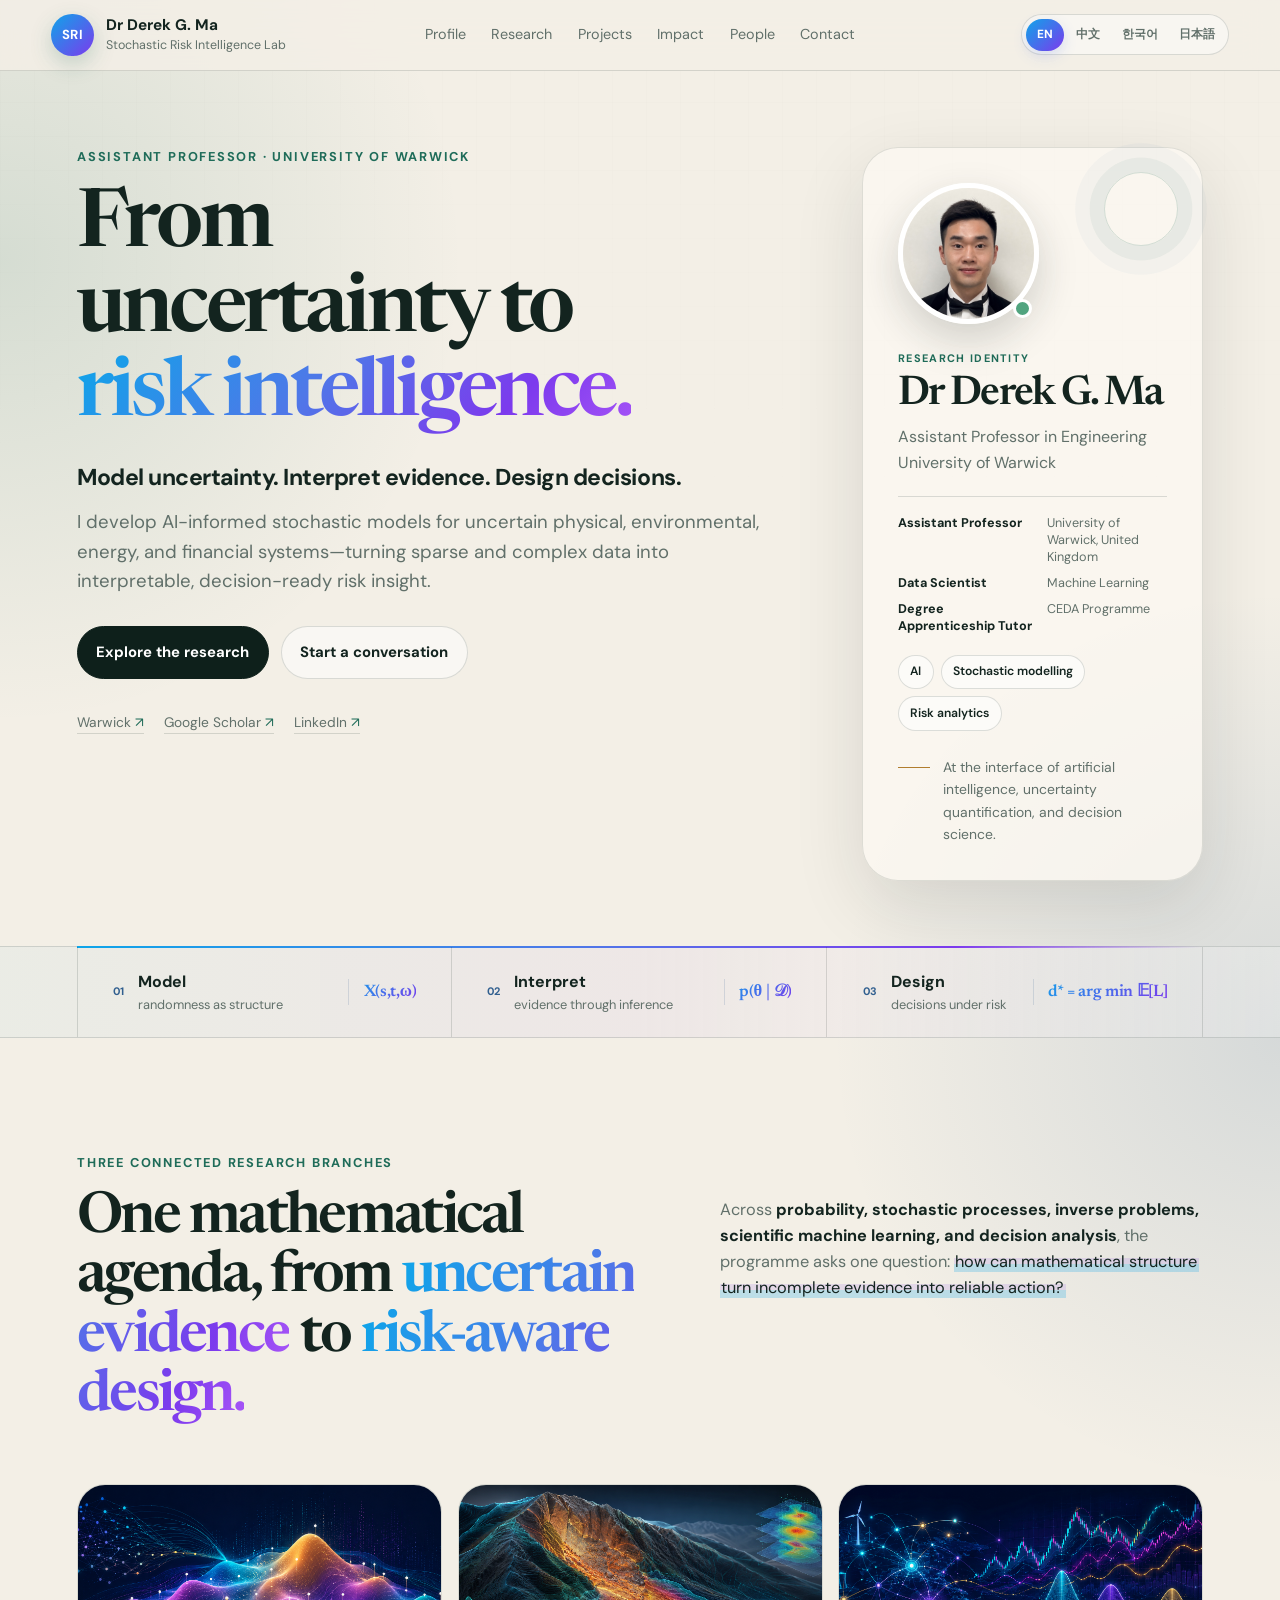
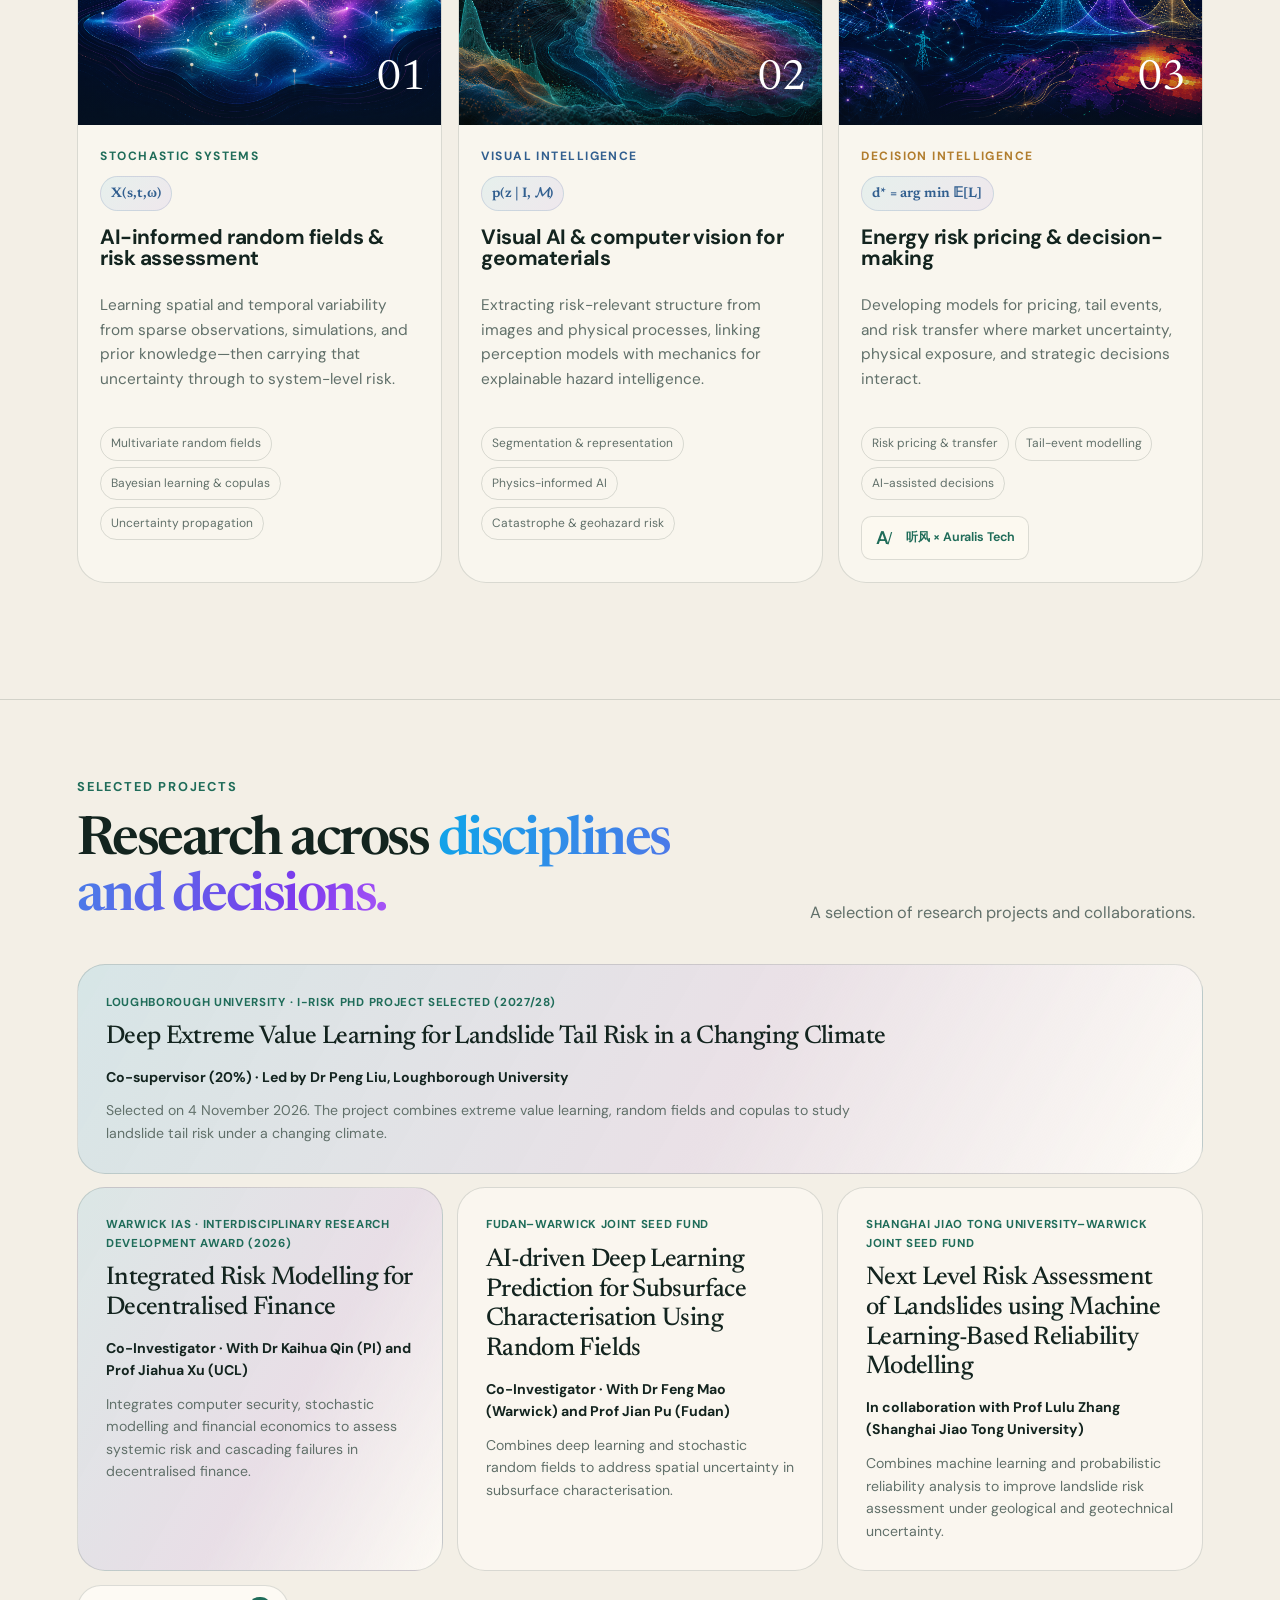
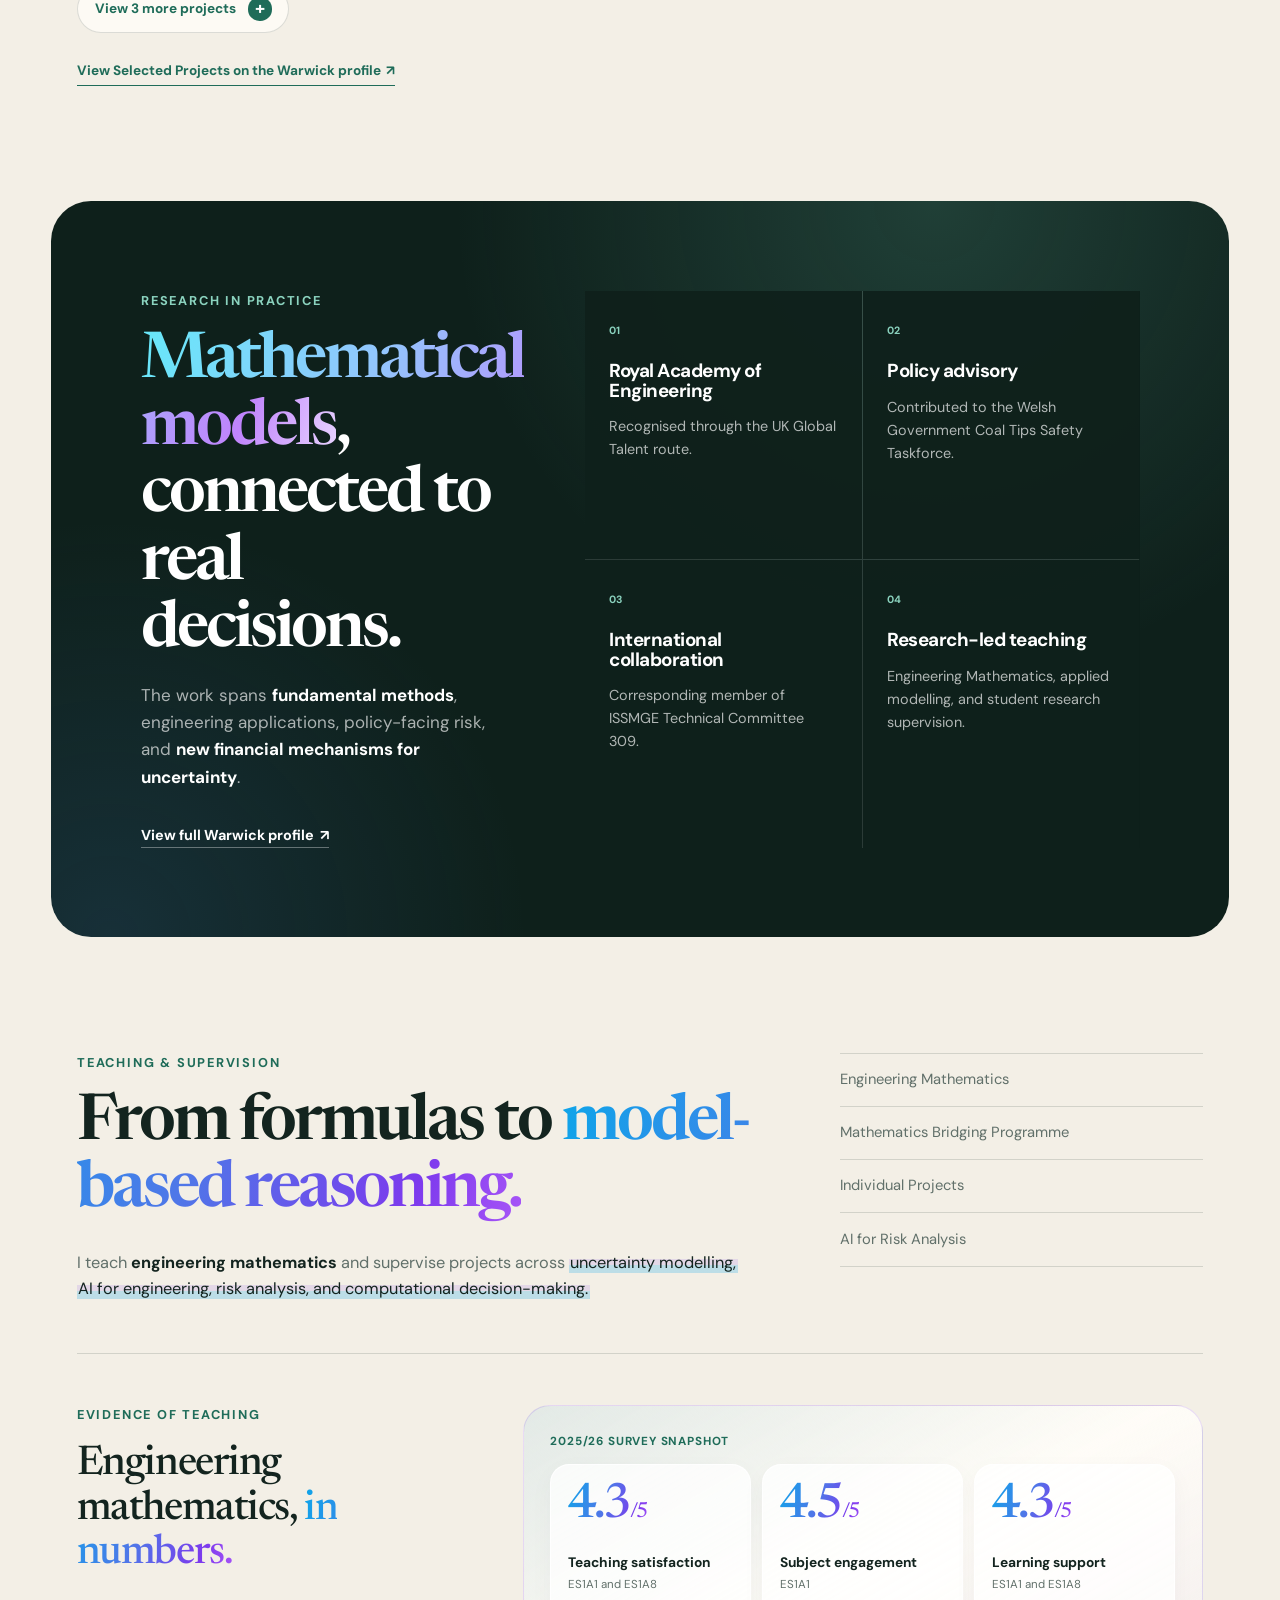
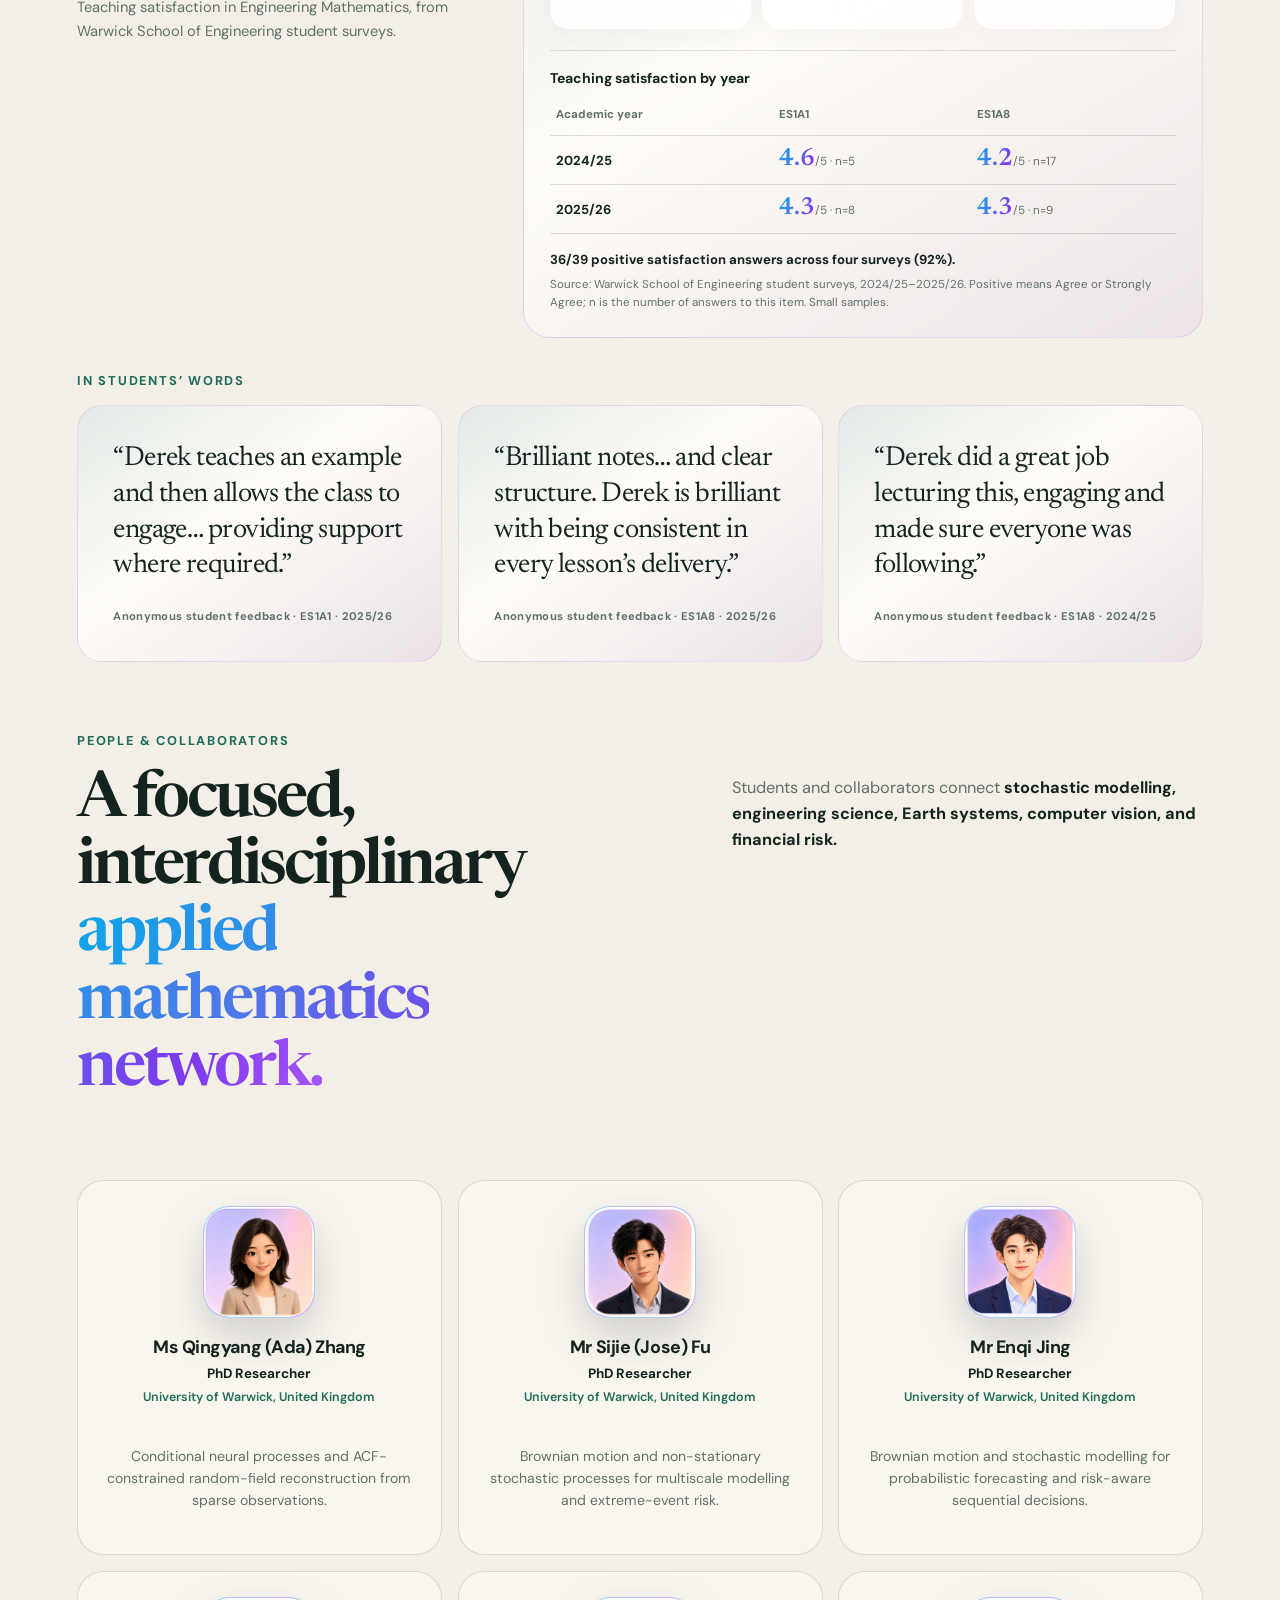
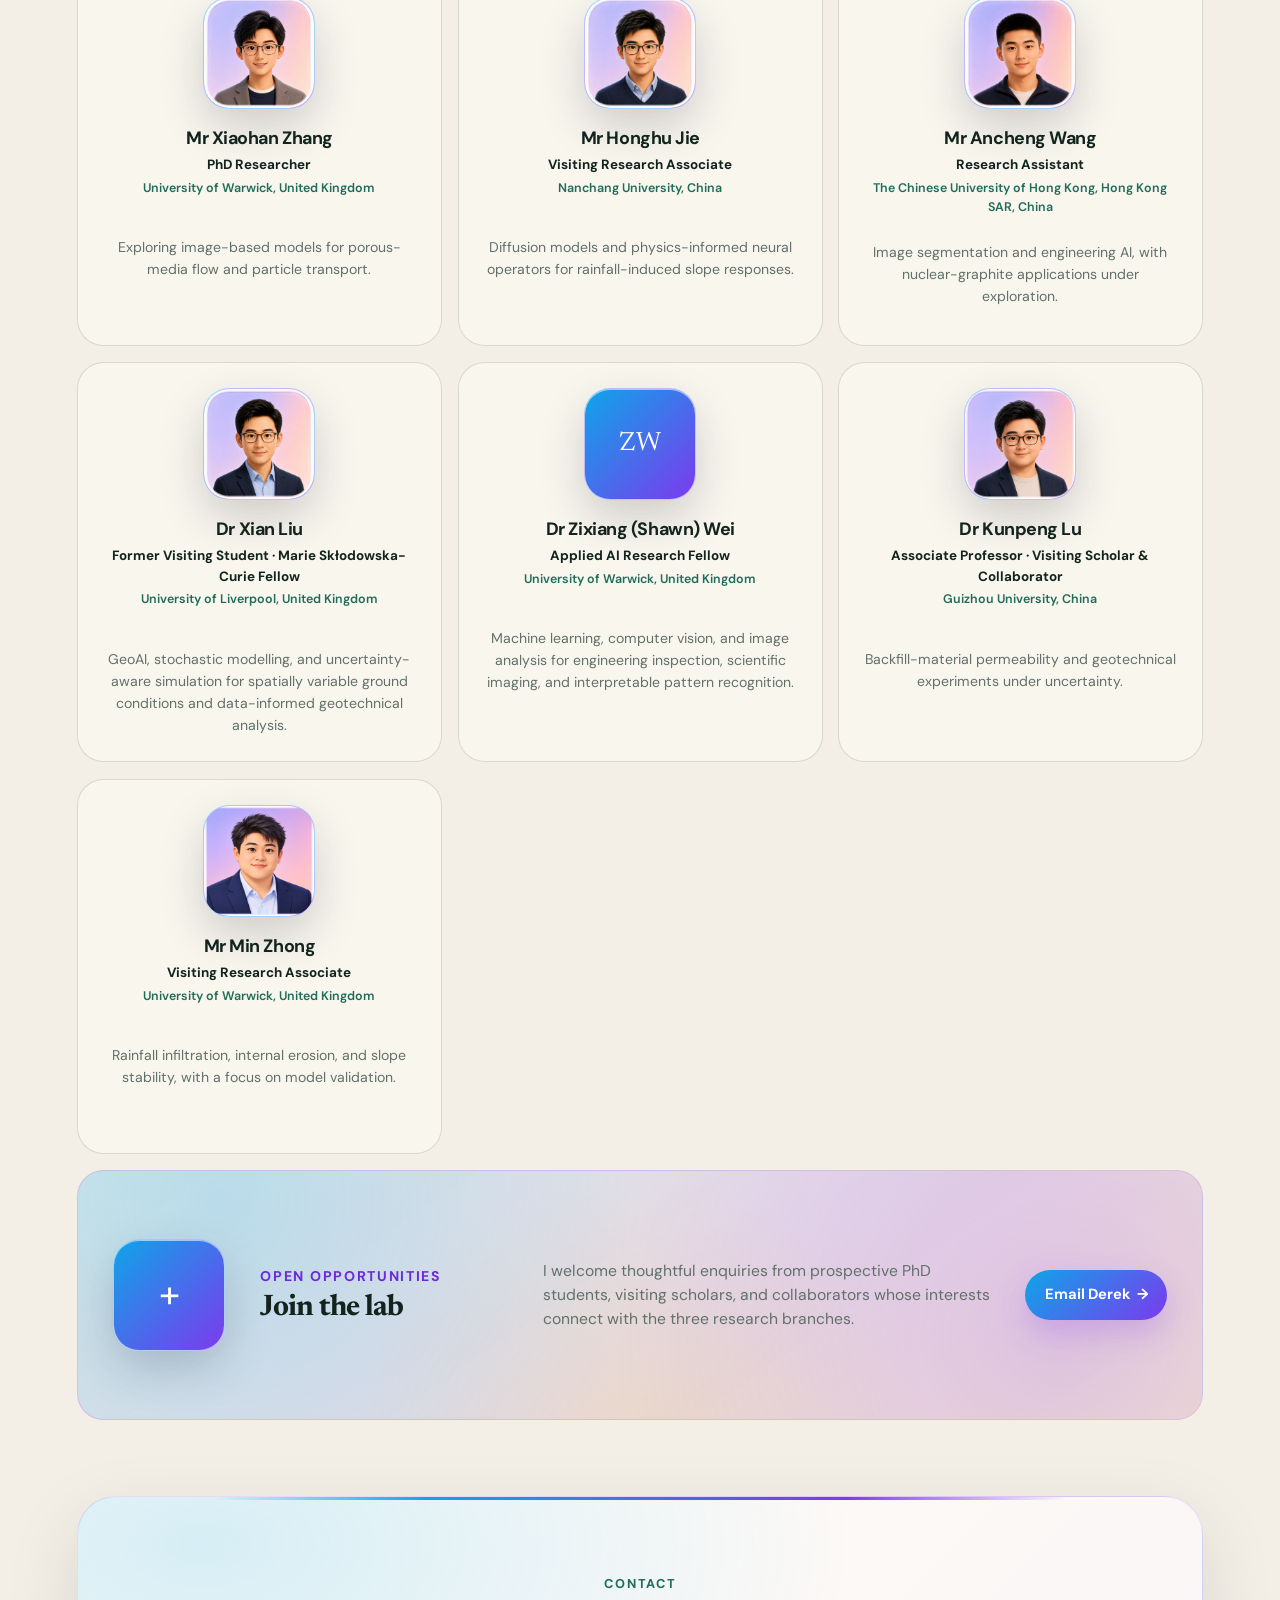
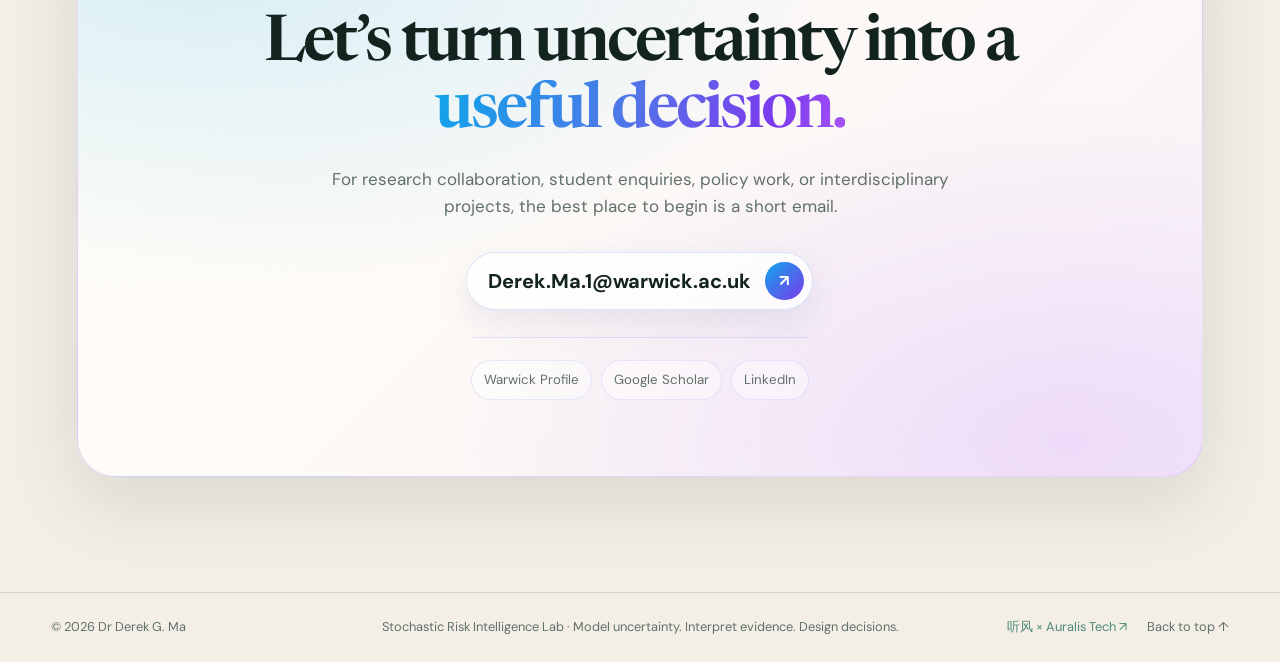
<file: index.html>
<!doctype html>
<html lang="en">
<head>
  <meta charset="utf-8">
  <meta name="viewport" content="width=device-width, initial-scale=1">
  <title>Dr Derek G. Ma | Stochastic Risk Intelligence Lab</title>
  <meta name="description" content="Dr Derek G. Ma develops AI-informed stochastic models for uncertain engineering, environmental, energy, and financial systems at the University of Warwick.">
  <meta name="theme-color" content="#f3efe6">
  <meta name="apple-mobile-web-app-title" content="SRI Lab">
  <link rel="icon" type="image/png" sizes="64x64" href="assets/sri-favicon.png">
  <link rel="apple-touch-icon" sizes="180x180" href="assets/apple-touch-icon.png">
  <link rel="image_src" href="https://derekma666.github.io/assets/sri-share-logo-v2.jpg">
  <meta property="og:type" content="website">
  <meta property="og:title" content="Dr Derek G. Ma | Stochastic Risk Intelligence Lab">
  <meta property="og:description" content="AI-informed modelling for uncertainty, hazards, energy, and financial decision-making.">
  <meta property="og:url" content="https://derekma666.github.io/">
  <meta property="og:image" content="https://derekma666.github.io/assets/sri-share-logo-v2.jpg">
  <meta property="og:image:secure_url" content="https://derekma666.github.io/assets/sri-share-logo-v2.jpg">
  <meta property="og:image:type" content="image/jpeg">
  <meta property="og:image:width" content="512">
  <meta property="og:image:height" content="512">
  <meta property="og:image:alt" content="SRI Lab purple circular logo">
  <meta name="twitter:card" content="summary_large_image">
  <meta name="twitter:title" content="Dr Derek G. Ma | Stochastic Risk Intelligence Lab">
  <meta name="twitter:description" content="AI-informed modelling for uncertainty, hazards, energy, and financial decision-making.">
  <meta name="twitter:image" content="https://derekma666.github.io/assets/sri-social-preview.png">
  <link rel="preconnect" href="https://fonts.googleapis.com">
  <link rel="preconnect" href="https://fonts.gstatic.com" crossorigin>
  <link href="https://fonts.googleapis.com/css2?family=DM+Sans:wght@400;500;600;700&amp;family=Newsreader:opsz,wght@6..72,500;6..72,600&amp;display=swap" rel="stylesheet">
  <link rel="stylesheet" href="styles.css?v=20261107-1">
</head>
<body>
  <a class="skip-link" href="#main" data-i18n="skipLink">Skip to content</a>

  <header class="site-header">
    <a class="brand" href="#top" aria-label="Dr Derek G. Ma — home">
      <span class="brand-mark" aria-hidden="true">SRI</span>
      <span class="brand-copy">
        <strong>Dr Derek G. Ma</strong>
        <small data-i18n="brandLab">Stochastic Risk Intelligence Lab</small>
      </span>
    </a>
    <nav class="nav" aria-label="Main navigation">
      <a href="#profile" data-i18n="navProfile">Profile</a>
      <a href="#research" data-i18n="navResearch">Research</a>
      <a href="#projects" data-i18n="navProjects">Projects</a>
      <a href="#impact" data-i18n="navImpact">Impact</a>
      <a href="#people" data-i18n="navPeople">People</a>
      <a href="#contact" data-i18n="navContact">Contact</a>
    </nav>
    <div class="language-switcher" id="languageSwitcher" role="group" aria-label="Language">
      <button type="button" data-lang="en" aria-pressed="true">EN</button>
      <button type="button" data-lang="zh" aria-pressed="false">中文</button>
      <button type="button" data-lang="ko" aria-pressed="false">한국어</button>
      <button type="button" data-lang="ja" aria-pressed="false">日本語</button>
    </div>
  </header>

  <main id="main">
    <section class="hero section-pad" id="top">
      <div class="hero-copy">
        <p class="eyebrow" data-i18n="heroEyebrow">Assistant Professor · University of Warwick</p>
        <h1>
          <span data-i18n="heroLine1">From</span><br>
          <span data-i18n="heroLine2">uncertainty to</span><br>
          <span class="gradient-text" data-i18n="heroLine3">risk intelligence.</span>
        </h1>
        <p class="hero-tagline" data-i18n="heroTagline">Model uncertainty. Interpret evidence. Design decisions.</p>
        <p class="hero-lede" data-i18n="heroLede">I develop AI-informed stochastic models for uncertain physical, environmental, energy, and financial systems—turning sparse and complex data into interpretable, decision-ready risk insight.</p>
        <div class="hero-actions">
          <a class="button primary" href="#research" data-i18n="exploreResearch">Explore the research</a>
          <a class="button secondary" href="#contact" data-i18n="startConversation">Start a conversation</a>
        </div>
        <div class="profile-links" aria-label="Academic and professional profiles">
          <a href="https://warwick.ac.uk/fac/sci/eng/people/derek_guotao_ma/" target="_blank" rel="noopener">Warwick <span>↗</span></a>
          <a href="https://scholar.google.com/citations?hl=en&amp;user=EMWStOgAAAAJ" target="_blank" rel="noopener">Google Scholar <span>↗</span></a>
          <a href="https://uk.linkedin.com/in/guotao-ma" target="_blank" rel="noopener">LinkedIn <span>↗</span></a>
        </div>
      </div>

      <aside class="profile-card" id="profile" aria-label="Profile summary">
        <div class="portrait-wrap">
          <img src="assets/derek-profile.jpeg" alt="Portrait of Dr Derek G. Ma">
          <span class="availability" aria-hidden="true"></span>
        </div>
        <p class="profile-kicker" data-i18n="profileKicker">Research identity</p>
        <h2 data-i18n="profileName">Dr Derek G. Ma</h2>
        <p class="profile-role" data-i18n="profileRole">Assistant Professor in Engineering<br>University of Warwick</p>
        <div class="credential-list" aria-label="Academic appointments">
          <p><strong data-i18n="credential1Title">Assistant Professor</strong><span data-i18n="credential1Affiliation">University of Warwick, United Kingdom</span></p>
          <p><strong data-i18n="credential3Title">Data Scientist</strong><span data-i18n="credential3Affiliation">Machine Learning</span></p>
          <p><strong data-i18n="credential4Title">Degree Apprenticeship Tutor</strong><span data-i18n="credential4Affiliation">CEDA Programme</span></p>
        </div>
        <div class="profile-tags" aria-label="Research specialisms">
          <span>AI</span><span data-i18n="tagStochastic">Stochastic modelling</span><span data-i18n="tagRisk">Risk analytics</span>
        </div>
        <div class="profile-note">
          <span class="note-rule" aria-hidden="true"></span>
          <p data-i18n="profileNote">At the interface of artificial intelligence, uncertainty quantification, and decision science.</p>
        </div>
      </aside>
    </section>

    <section class="signature-band" aria-label="Research philosophy">
      <p><span>01</span><strong data-i18n="signature1Title">Model</strong><small data-i18n="signature1Text">randomness as structure</small><em aria-hidden="true">X(s,t,ω)</em></p>
      <p><span>02</span><strong data-i18n="signature2Title">Interpret</strong><small data-i18n="signature2Text">evidence through inference</small><em aria-hidden="true">p(θ | 𝒟)</em></p>
      <p><span>03</span><strong data-i18n="signature3Title">Design</strong><small data-i18n="signature3Text">decisions under risk</small><em aria-hidden="true">d* = arg min 𝔼[L]</em></p>
    </section>

    <section id="research" class="section-pad research-section">
      <div class="section-intro">
        <p class="eyebrow" data-i18n="researchEyebrow">Three connected research branches</p>
        <h2 data-i18n="researchTitle">One mathematical agenda, from <span class="gradient-emphasis">uncertain evidence</span> to <span class="gradient-emphasis">risk-aware design.</span></h2>
        <p data-i18n="researchIntro">Across <strong class="copy-emphasis">probability, stochastic processes, inverse problems, scientific machine learning, and decision analysis</strong>, the programme asks one question: <span class="marker-highlight">how can mathematical structure turn incomplete evidence into reliable action?</span></p>
      </div>

      <div class="research-grid">
        <article class="research-card branch-one">
          <div class="research-visual">
            <img src="assets/random-field-ai.png" alt="AI-informed spatial random field visualisation">
            <span>01</span>
          </div>
          <div class="research-content">
            <p class="branch-label" data-i18n="branch1Label">Stochastic systems</p>
            <p class="math-notation" aria-hidden="true">X(s,t,ω)</p>
            <h3 data-i18n="branch1Title">AI-informed random fields &amp; risk assessment</h3>
            <p data-i18n="branch1Text">Learning spatial and temporal variability from sparse observations, simulations, and prior knowledge—then carrying that uncertainty through to system-level risk.</p>
            <ul>
              <li data-i18n="branch1Item1">Multivariate random fields</li>
              <li data-i18n="branch1Item2">Bayesian learning &amp; copulas</li>
              <li data-i18n="branch1Item3">Uncertainty propagation</li>
            </ul>
          </div>
        </article>

        <article class="research-card branch-two">
          <div class="research-visual">
            <img src="assets/catastrophe.png" alt="Visual AI and hazard intelligence visualisation">
            <span>02</span>
          </div>
          <div class="research-content">
            <p class="branch-label" data-i18n="branch2Label">Visual intelligence</p>
            <p class="math-notation" aria-hidden="true">p(z | I, 𝓜)</p>
            <h3 data-i18n="branch2Title">Visual AI &amp; computer vision for geomaterials</h3>
            <p data-i18n="branch2Text">Extracting risk-relevant structure from images and physical processes, linking perception models with mechanics for explainable hazard intelligence.</p>
            <ul>
              <li data-i18n="branch2Item1">Segmentation &amp; representation</li>
              <li data-i18n="branch2Item2">Physics-informed AI</li>
              <li data-i18n="branch2Item3">Catastrophe &amp; geohazard risk</li>
            </ul>
          </div>
        </article>

        <article class="research-card branch-three">
          <div class="research-visual">
            <img src="assets/energy-finance-risk.png" alt="Energy and financial risk visualisation">
            <span>03</span>
          </div>
          <div class="research-content">
            <p class="branch-label" data-i18n="branch3Label">Decision intelligence</p>
            <p class="math-notation" aria-hidden="true">d* = arg min 𝔼[L]</p>
            <h3 data-i18n="branch3Title">Energy risk pricing &amp; decision-making</h3>
            <p data-i18n="branch3Text">Developing models for pricing, tail events, and risk transfer where market uncertainty, physical exposure, and strategic decisions interact.</p>
            <ul>
              <li data-i18n="branch3Item1">Risk pricing &amp; transfer</li>
              <li data-i18n="branch3Item2">Tail-event modelling</li>
              <li data-i18n="branch3Item3">AI-assisted decisions</li>
            </ul>
            <a class="research-trading-entry" href="algorithmic-trading.html" aria-label="听风 × Auralis Tech" data-i18n-aria-label="researchTradingEntryLabel" data-language-link>
              <span class="research-trading-mark" aria-hidden="true">A<span>/</span></span>
              <span class="research-trading-name">听风 × Auralis Tech</span>
            </a>
          </div>
        </article>
      </div>

    </section>

    <section id="projects" class="section-pad projects-section" aria-labelledby="projects-title">
      <div class="section-intro compact">
        <p class="eyebrow" data-i18n="projectsEyebrow">Selected projects</p>
        <h2 id="projects-title" data-i18n="projectsTitle">Research across <span class="gradient-emphasis">disciplines and decisions.</span></h2>
        <p data-i18n="projectsIntro">A selection of research projects and collaborations.</p>
      </div>
      <article id="irisk-project" class="project-card project-featured" aria-labelledby="irisk-title">
        <p class="project-fund" data-i18n="iriskFund">Loughborough University · i-Risk PhD project selected (2027/28)</p>
        <h3 id="irisk-title" lang="en">Deep Extreme Value Learning for Landslide Tail Risk in a Changing Climate</h3>
        <p class="project-role" data-i18n="iriskRole">Co-supervisor (20%) · Led by Dr Peng Liu, Loughborough University</p>
        <p data-i18n="iriskText">Selected on 4 November 2026. The project combines extreme value learning, random fields and copulas to study landslide tail risk under a changing climate.</p>
      </article>
      <div class="projects-grid">
        <article id="ias-defi-project" class="project-card" aria-labelledby="ias-defi-title">
          <p class="project-fund" data-i18n="project1Fund">Warwick IAS · Interdisciplinary Research Development Award (2026)</p>
          <h3 id="ias-defi-title" lang="en">Integrated Risk Modelling for Decentralised Finance</h3>
          <p class="project-role" data-i18n="project1Role">Co-Investigator · With Dr Kaihua Qin (PI) and Prof Jiahua Xu (UCL)</p>
          <p data-i18n="project1Text">Integrates computer security, stochastic modelling and financial economics to assess systemic risk and cascading failures in decentralised finance.</p>
        </article>
        <article class="project-card">
          <p class="project-fund" data-i18n="project2Fund">Fudan–Warwick Joint Seed Fund</p>
          <h3 lang="en">AI-driven Deep Learning Prediction for Subsurface Characterisation Using Random Fields</h3>
          <p class="project-role" data-i18n="project2Role">Co-Investigator · With Dr Feng Mao (Warwick) and Prof Jian Pu (Fudan)</p>
          <p data-i18n="project2Text">Combines deep learning and stochastic random fields to address spatial uncertainty in subsurface characterisation.</p>
        </article>
        <article class="project-card">
          <p class="project-fund" data-i18n="project3Fund">Shanghai Jiao Tong University–Warwick Joint Seed Fund</p>
          <h3 lang="en">Next Level Risk Assessment of Landslides using Machine Learning-Based Reliability Modelling</h3>
          <p class="project-role" data-i18n="project3Role">In collaboration with Prof Lulu Zhang (Shanghai Jiao Tong University)</p>
          <p data-i18n="project3Text">Combines machine learning and probabilistic reliability analysis to improve landslide risk assessment under geological and geotechnical uncertainty.</p>
        </article>
      </div>
      <details class="projects-more">
        <summary><span class="when-closed" data-i18n="projectsMoreClosed">View 3 more projects</span><span class="when-open" data-i18n="projectsMoreOpen">Show fewer projects</span><span class="projects-toggle-icon" aria-hidden="true">+</span></summary>
        <div class="projects-grid">
          <article class="project-card">
            <p class="project-fund" data-i18n="project4Fund">European Commission Horizon 2020 · MSCA-RISE (2020–2026)</p>
            <h3 lang="en">RECYCLE — Removal and Mitigation of Pollution from the Use of Pesticides: Prevention, Recycling and Resource Management</h3>
            <p class="project-role" data-i18n="project4Role">Participating Researcher</p>
            <p data-i18n="project4Text">Contributed stochastic modelling, spatial heterogeneity and uncertainty quantification to interdisciplinary environmental and subsurface research.</p>
          </article>
          <article class="project-card">
            <p class="project-fund" data-i18n="project5Fund">Warwick IAS · Early Career Fellowship (2021–2022)</p>
            <h3 lang="en">Early Career Fellow in Interdisciplinary Research</h3>
            <p class="project-role" data-i18n="project5Role">Fellowship Holder</p>
            <p data-i18n="project5Text">Supported independent research development in computational geomechanics, stochastic modelling and uncertainty quantification for geohazard risk.</p>
          </article>
          <article class="project-card">
            <p class="project-fund" data-i18n="project6Fund">Welsh Government · Coal Tip Safety Taskforce (2022)</p>
            <h3 lang="en">Coal Tip Landslip Modelling and Risk Assessment</h3>
            <p class="project-role" data-i18n="project6Role">Researcher and Policy Advisor</p>
            <p data-i18n="project6Text">Applied computational geomechanics and landslide risk modelling to support coal tip safety assessment and policy in Wales.</p>
          </article>
        </div>
      </details>
      <a class="projects-source" href="https://warwick.ac.uk/fac/sci/eng/people/derek_guotao_ma/" target="_blank" rel="noopener"><span data-i18n="projectsSource">View Selected Projects on the Warwick profile</span> ↗</a>
    </section>

    <section id="impact" class="impact-panel">
      <div class="impact-copy">
        <p class="eyebrow light" data-i18n="impactEyebrow">Research in practice</p>
        <h2 data-i18n="impactTitle"><span class="gradient-emphasis on-dark">Mathematical models</span>, connected to real decisions.</h2>
        <p data-i18n="impactText">The work spans <strong class="light-emphasis">fundamental methods</strong>, engineering applications, policy-facing risk, and <strong class="light-emphasis">new financial mechanisms for uncertainty</strong>.</p>
        <a class="text-link" href="https://warwick.ac.uk/fac/sci/eng/people/derek_guotao_ma/" target="_blank" rel="noopener"><span data-i18n="viewFullProfile">View full Warwick profile</span> ↗</a>
      </div>
      <div class="impact-grid">
        <article><span>01</span><h3 data-i18n="impact1Title">Royal Academy of Engineering</h3><p data-i18n="impact1Text">Recognised through the UK Global Talent route.</p></article>
        <article><span>02</span><h3 data-i18n="impact2Title">Policy advisory</h3><p data-i18n="impact2Text">Contributed to the Welsh Government Coal Tips Safety Taskforce.</p></article>
        <article><span>03</span><h3 data-i18n="impact3Title">International collaboration</h3><p data-i18n="impact3Text">Corresponding member of ISSMGE Technical Committee 309.</p></article>
        <article><span>04</span><h3 data-i18n="impact4Title">Research-led teaching</h3><p data-i18n="impact4Text">Engineering Mathematics, applied modelling, and student research supervision.</p></article>
      </div>
    </section>

    <section id="teaching" class="section-pad teaching-section">
      <div class="section-intro compact">
        <p class="eyebrow" data-i18n="teachingEyebrow">Teaching &amp; supervision</p>
        <h2 data-i18n="teachingTitle">From formulas to <span class="gradient-emphasis">model-based reasoning.</span></h2>
        <p data-i18n="teachingText">I teach <strong class="copy-emphasis">engineering mathematics</strong> and supervise projects across <span class="marker-highlight">uncertainty modelling, AI for engineering, risk analysis, and computational decision-making.</span></p>
      </div>
      <div class="teaching-list" aria-label="Teaching areas">
        <span data-i18n="teachingArea1">Engineering Mathematics</span><span data-i18n="teachingArea2">Mathematics Bridging Programme</span><span data-i18n="teachingArea3">Individual Projects</span><span data-i18n="teachingArea4">AI for Risk Analysis</span>
      </div>

      <div class="teaching-evidence" aria-labelledby="teaching-evidence-title">
        <div class="evidence-heading">
          <p class="eyebrow" data-i18n="teachingEvidenceEyebrow">Evidence of teaching</p>
          <h3 id="teaching-evidence-title" data-i18n="teachingEvidenceTitle">Engineering mathematics, <span class="gradient-emphasis">in numbers.</span></h3>
          <p data-i18n="teachingEvidenceText">Teaching satisfaction in Engineering Mathematics, from Warwick School of Engineering student surveys.</p>
        </div>
        <div class="teaching-scores">
          <div class="evidence-metrics">
            <p class="evidence-period" data-i18n="teachingSnapshot">2025/26 survey snapshot</p>
            <article class="evidence-metric"><strong>4.3<span>/5</span></strong><h4 data-i18n="teachingMetric1Title">Teaching satisfaction</h4><p data-i18n="teachingMetric1Text">ES1A1 and ES1A8</p></article>
            <article class="evidence-metric"><strong>4.5<span>/5</span></strong><h4 data-i18n="teachingMetric2Title">Subject engagement</h4><p data-i18n="teachingMetric2Text">ES1A1</p></article>
            <article class="evidence-metric"><strong>4.3<span>/5</span></strong><h4 data-i18n="teachingMetric3Title">Learning support</h4><p data-i18n="teachingMetric3Text">ES1A1 and ES1A8</p></article>
          </div>
          <div class="survey-summary">
            <table class="survey-table">
              <caption data-i18n="teachingTableCaption">Teaching satisfaction by year</caption>
              <thead><tr><th scope="col" data-i18n="teachingYear">Academic year</th><th scope="col">ES1A1</th><th scope="col">ES1A8</th></tr></thead>
              <tbody>
                <tr><th scope="row">2024/25</th><td><strong>4.6</strong><span>/5 · n=5</span></td><td><strong>4.2</strong><span>/5 · n=17</span></td></tr>
                <tr><th scope="row">2025/26</th><td><strong>4.3</strong><span>/5 · n=8</span></td><td><strong>4.3</strong><span>/5 · n=9</span></td></tr>
              </tbody>
            </table>
            <p class="survey-positive" data-i18n="teachingPositive">36/39 positive satisfaction answers across four surveys (92%).</p>
            <p class="survey-source" data-i18n="teachingSurveySource">Source: Warwick School of Engineering student surveys, 2024/25–2025/26. Positive means Agree or Strongly Agree; n is the number of answers to this item. Small samples.</p>
          </div>
        </div>
        <div class="student-voices">
          <p class="eyebrow" data-i18n="teachingVoices">In students’ words</p>
          <div class="student-voices-grid">
            <figure class="student-quote"><blockquote data-i18n="teachingQuote1">“Derek teaches an example and then allows the class to engage… providing support where required.”</blockquote><figcaption data-i18n="teachingQuote1Source">Anonymous student feedback · ES1A1 · 2025/26</figcaption></figure>
            <figure class="student-quote"><blockquote data-i18n="teachingQuote2">“Brilliant notes… and clear structure. Derek is brilliant with being consistent in every lesson’s delivery.”</blockquote><figcaption data-i18n="teachingQuote2Source">Anonymous student feedback · ES1A8 · 2025/26</figcaption></figure>
            <figure class="student-quote"><blockquote data-i18n="teachingQuote3">“Derek did a great job lecturing this, engaging and made sure everyone was following.”</blockquote><figcaption data-i18n="teachingQuote3Source">Anonymous student feedback · ES1A8 · 2024/25</figcaption></figure>
          </div>
        </div>
      </div>
    </section>

    <section id="people" class="section-pad people-section">
      <div class="section-intro compact">
        <p class="eyebrow" data-i18n="peopleEyebrow">People &amp; collaborators</p>
        <h2 data-i18n="peopleTitle">A focused, interdisciplinary <span class="gradient-emphasis">applied mathematics network.</span></h2>
        <p data-i18n="peopleText">Students and collaborators connect <strong class="copy-emphasis">stochastic modelling, engineering science, Earth systems, computer vision, and financial risk.</strong></p>
      </div>

      <div class="people-grid">
        <article class="person-card"><img src="assets/qingyang-zhang-avatar.png" alt="Ms Qingyang Ada Zhang"><h3>Ms Qingyang (Ada) Zhang</h3><p class="person-title" data-i18n="person1Role">PhD Researcher</p><p class="person-affiliation" data-i18n="person1Affiliation">University of Warwick, United Kingdom</p><p data-i18n="person1Text">Conditional neural processes and ACF-constrained random-field reconstruction from sparse observations.</p></article>
        <article class="person-card"><img src="assets/sijie-fu-avatar.png" alt="Mr Sijie Jose Fu"><h3>Mr Sijie (Jose) Fu</h3><p class="person-title" data-i18n="person2Role">PhD Researcher</p><p class="person-affiliation" data-i18n="person2Affiliation">University of Warwick, United Kingdom</p><p data-i18n="person2Text">Brownian motion and non-stationary stochastic processes for multiscale modelling and extreme-event risk.</p></article>
        <article class="person-card"><img src="assets/enqi-jing-avatar-v2.png" alt="Illustrated avatar of Mr Enqi Jing"><h3>Mr Enqi Jing</h3><p class="person-title" data-i18n="person10Role">PhD Researcher</p><p class="person-affiliation" data-i18n="person10Affiliation">University of Warwick, United Kingdom</p><p data-i18n="person10Text">Brownian motion and stochastic modelling for probabilistic forecasting and risk-aware sequential decisions.</p></article>
        <article class="person-card"><img src="assets/xiao-han-avatar.png" alt="Mr Xiaohan Zhang"><h3>Mr Xiaohan Zhang</h3><p class="person-title" data-i18n="person3Role">PhD Researcher</p><p class="person-affiliation" data-i18n="person3Affiliation">University of Warwick, United Kingdom</p><p data-i18n="person3Text">Exploring image-based models for porous-media flow and particle transport.</p></article>
        <article class="person-card"><img src="assets/honghu-jie-avatar.png" alt="Mr Honghu Jie"><h3>Mr Honghu Jie</h3><p class="person-title" data-i18n="person4Role">Visiting Research Associate</p><p class="person-affiliation" data-i18n="person4Affiliation">Nanchang University, China</p><p data-i18n="person4Text">Diffusion models and physics-informed neural operators for rainfall-induced slope responses.</p></article>
        <article class="person-card"><img src="assets/ancheng-wang-avatar.png" alt="Mr Ancheng Wang"><h3>Mr Ancheng Wang</h3><p class="person-title" data-i18n="person5Role">Research Assistant</p><p class="person-affiliation" data-i18n="person5Affiliation">The Chinese University of Hong Kong, Hong Kong SAR, China</p><p data-i18n="person5Text">Image segmentation and engineering AI, with nuclear-graphite applications under exploration.</p></article>
        <article class="person-card"><img src="assets/xian-liu-avatar.png" alt="Dr Xian Liu"><h3>Dr Xian Liu</h3><p class="person-title" data-i18n="person6Role">Former Visiting Student · Marie Skłodowska-Curie Fellow</p><p class="person-affiliation" data-i18n="person6Affiliation">University of Liverpool, United Kingdom</p><p data-i18n="person6Text">GeoAI, stochastic modelling, and uncertainty-aware simulation for spatially variable ground conditions and data-informed geotechnical analysis.</p></article>
        <article class="person-card initials-card" aria-label="Dr Zixiang Shawn Wei"><div class="initials" aria-hidden="true">ZW</div><h3>Dr Zixiang (Shawn) Wei</h3><p class="person-title" data-i18n="person7Role">Applied AI Research Fellow</p><p class="person-affiliation" data-i18n="person7Affiliation">University of Warwick, United Kingdom</p><p data-i18n="person7Text">Machine learning, computer vision, and image analysis for engineering inspection, scientific imaging, and interpretable pattern recognition.</p></article>
        <article class="person-card"><img src="assets/kunpeng-lu-avatar.png" alt="Dr Kunpeng Lu"><h3>Dr Kunpeng Lu</h3><p class="person-title" data-i18n="person8Role">Associate Professor · Visiting Scholar &amp; Collaborator</p><p class="person-affiliation" data-i18n="person8Affiliation">Guizhou University, China</p><p data-i18n="person8Text">Backfill-material permeability and geotechnical experiments under uncertainty.</p></article>
        <article class="person-card"><img src="assets/min-zhong-avatar-v2.png" alt="Illustrated avatar of Mr Min Zhong"><h3 data-i18n="person9Name">Mr Min Zhong</h3><p class="person-title" data-i18n="person9Role">Visiting Research Associate</p><p class="person-affiliation" data-i18n="person9Affiliation">University of Warwick, United Kingdom</p><p data-i18n="person9Text">Rainfall infiltration, internal erosion, and slope stability, with a focus on model validation.</p></article>
        <article class="person-card join-card"><div class="initials join-symbol" aria-hidden="true">+</div><p class="branch-label" data-i18n="joinLabel">Open opportunities</p><h3 data-i18n="joinTitle">Join the lab</h3><p data-i18n="joinText">I welcome thoughtful enquiries from prospective PhD students, visiting scholars, and collaborators whose interests connect with the three research branches.</p><a class="join-button" href="mailto:Derek.Ma.1@warwick.ac.uk?subject=Research%20enquiry%20-%20Stochastic%20Risk%20Intelligence"><span data-i18n="emailDerek">Email Derek</span> →</a></article>
      </div>
    </section>

    <section id="contact" class="section-pad contact-section">
      <div class="contact-card">
        <p class="eyebrow" data-i18n="contactEyebrow">Contact</p>
        <h2 data-i18n="contactTitle">Let’s turn uncertainty into a <span class="gradient-emphasis">useful decision.</span></h2>
        <p data-i18n="contactText">For research collaboration, student enquiries, policy work, or interdisciplinary projects, the best place to begin is a short email.</p>
        <a class="contact-email" href="mailto:Derek.Ma.1@warwick.ac.uk"><span class="contact-email-text">Derek.Ma.1@warwick.ac.uk</span><span class="contact-email-arrow" aria-hidden="true">↗</span></a>
        <div class="contact-profiles">
          <a href="https://warwick.ac.uk/fac/sci/eng/people/derek_guotao_ma/" target="_blank" rel="noopener">Warwick Profile</a><a href="https://scholar.google.com/citations?hl=en&amp;user=EMWStOgAAAAJ" target="_blank" rel="noopener">Google Scholar</a><a href="https://uk.linkedin.com/in/guotao-ma" target="_blank" rel="noopener">LinkedIn</a>
        </div>
      </div>
    </section>
  </main>

  <footer class="site-footer">
    <p>© <span id="year"></span> Dr Derek G. Ma</p>
    <p data-i18n="footerTagline">Stochastic Risk Intelligence Lab · Model uncertainty. Interpret evidence. Design decisions.</p>
    <div class="footer-actions">
      <a class="quant-entry" href="algorithmic-trading.html" data-i18n="tradingEntry" data-language-link>听风 × Auralis Tech ↗</a>
      <a href="#top" data-i18n="backToTop">Back to top ↑</a>
    </div>
  </footer>

  <script src="script.js?v=20261107-1"></script>
  <!-- Privacy-first, cookie-free traffic analytics -->
  <script type="module" src="https://static.cloudflareinsights.com/beacon.min.js" data-cf-beacon='{"token":"dd8bb9dc8ca24692b1eb5237329e5405"}'></script>
</body>
</html>
</file>
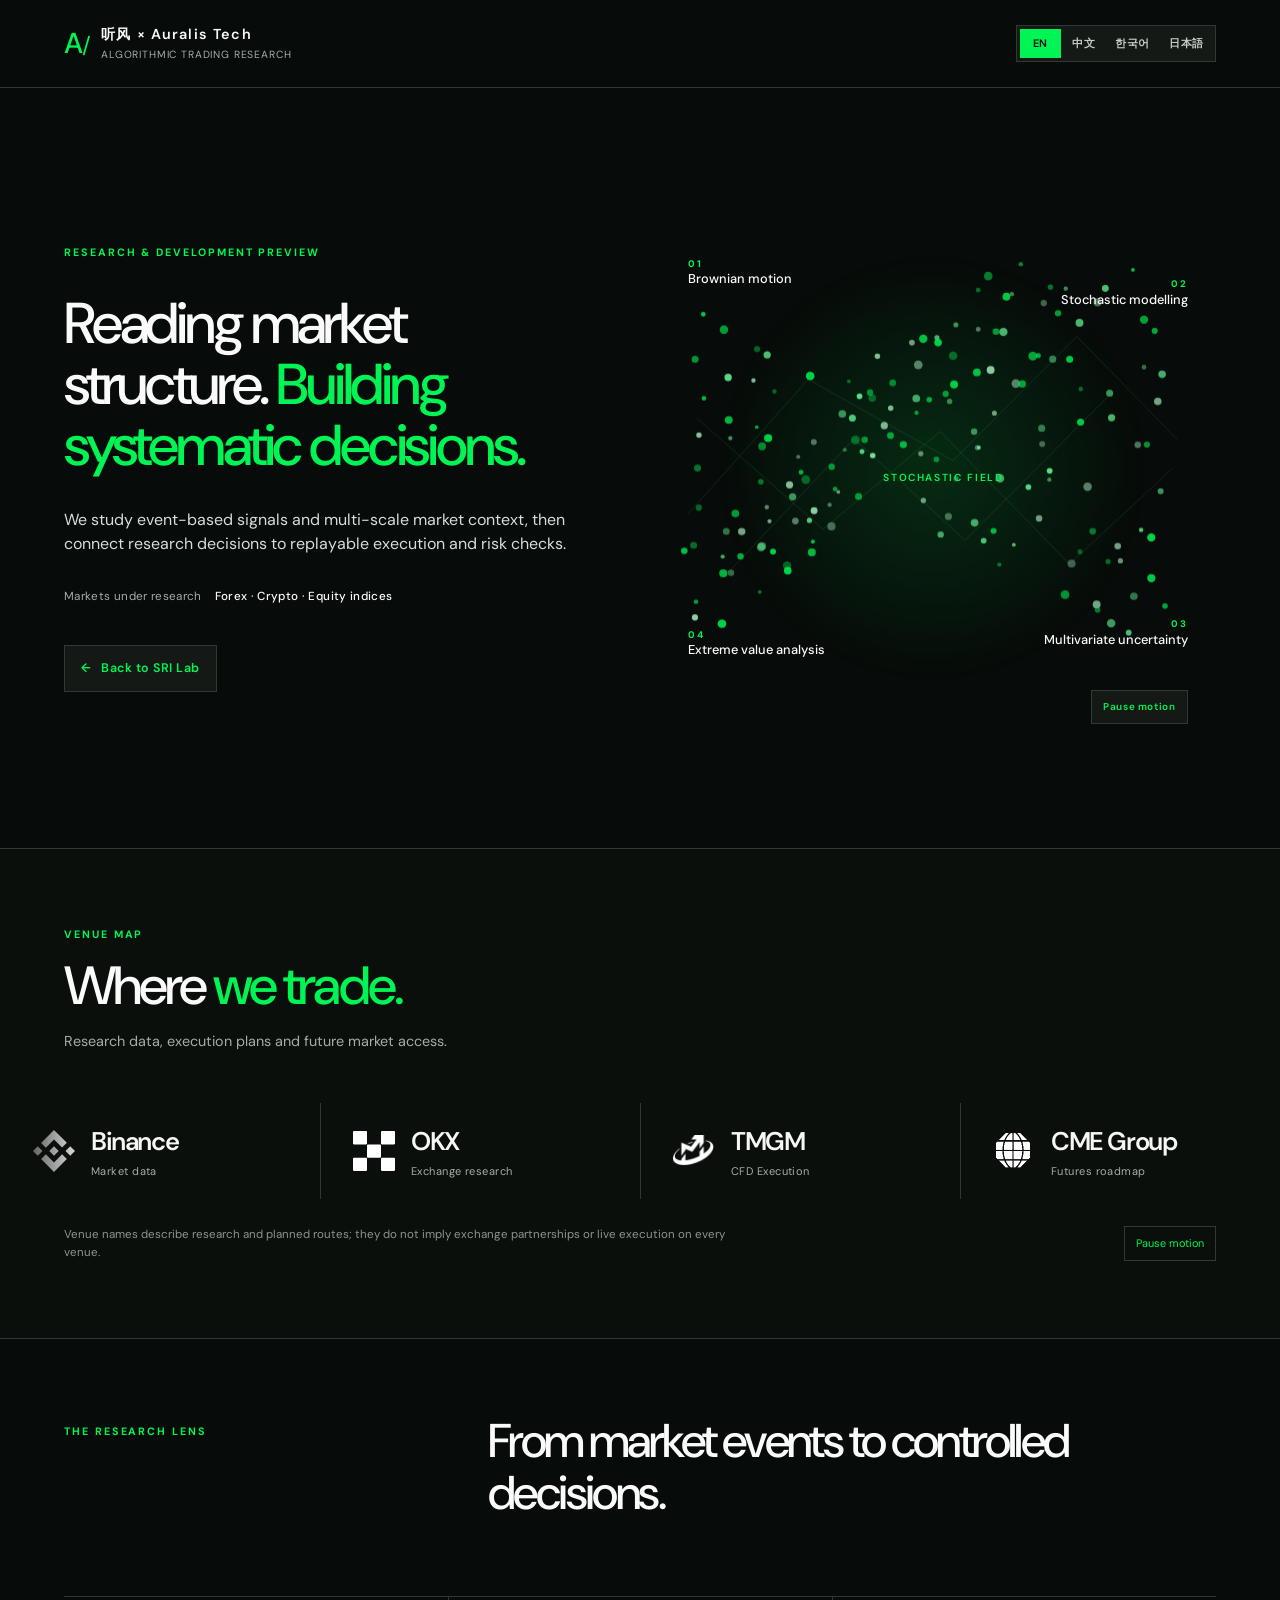
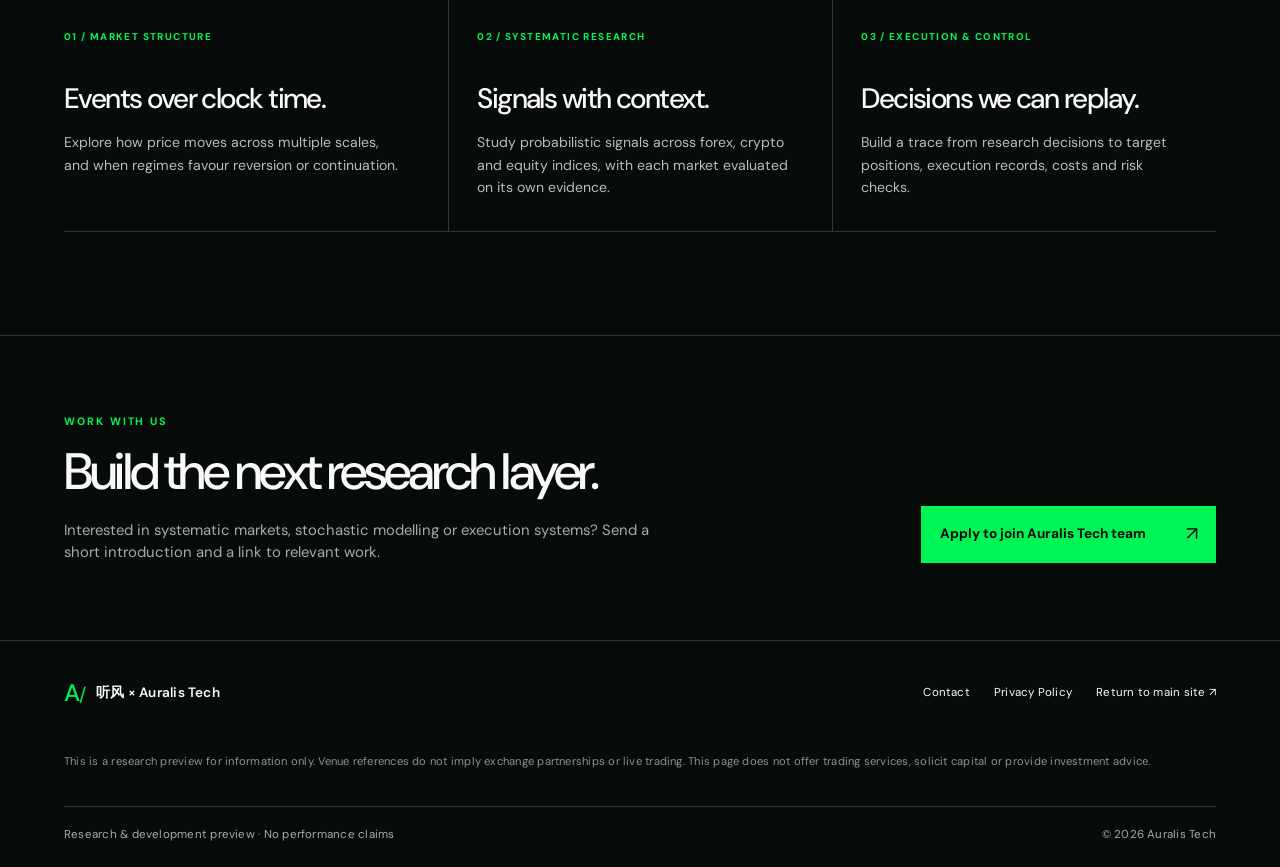
<file: algorithmic-trading.html>
<!doctype html>
<html lang="en">
<head>
  <meta charset="utf-8">
  <meta name="viewport" content="width=device-width, initial-scale=1">
  <meta name="robots" content="noindex">
  <meta name="theme-color" content="#070b09">
  <title>听风 × Auralis Tech | Algorithmic Trading Research</title>
  <meta name="description" content="A research preview of event-based market signals, multi-scale context and controlled execution across forex, crypto and equity indices.">
  <link rel="icon" type="image/png" sizes="64x64" href="assets/sri-favicon.png">
  <link rel="preconnect" href="https://fonts.googleapis.com">
  <link rel="preconnect" href="https://fonts.gstatic.com" crossorigin>
  <link href="https://fonts.googleapis.com/css2?family=DM+Sans:wght@400;500;600;700&amp;display=swap" rel="stylesheet">
  <link rel="stylesheet" href="styles.css?v=20261025-7">
  <link rel="stylesheet" href="trading.css?v=20261025-7">
</head>
<body class="trading-page">
  <a class="skip-link" href="#main" data-i18n="skipLink">Skip to content</a>

  <header class="trading-header">
    <a class="trading-brand" href="index.html#top" aria-label="Return to the SRI Lab homepage" data-i18n-aria-label="tradingHomeLabel" data-language-link>
      <span class="trading-mark" aria-hidden="true">A<span class="trading-mark-slash">/</span></span>
      <span><strong>听风 × Auralis Tech</strong><small data-i18n="tradingBrandSub">Algorithmic trading research</small></span>
    </a>
    <div class="language-switcher" id="languageSwitcher" role="group" aria-label="Language">
      <button type="button" data-lang="en" aria-pressed="true">EN</button>
      <button type="button" data-lang="zh" aria-pressed="false">中文</button>
      <button type="button" data-lang="ko" aria-pressed="false">한국어</button>
      <button type="button" data-lang="ja" aria-pressed="false">日本語</button>
    </div>
  </header>

  <main id="main">
    <section class="trading-hero">
      <div class="trading-copy">
        <p class="trading-kicker" data-i18n="tradingEyebrow">Research &amp; development preview</p>
        <h1 data-i18n="tradingTitle">Reading market structure. <span>Building systematic decisions.</span></h1>
        <p class="trading-lede" data-i18n="tradingIntro">We study event-based signals and multi-scale market context, then connect research decisions to replayable execution and risk checks.</p>
        <p class="trading-markets"><span data-i18n="tradingMarketsLabel">Markets under research</span><strong data-i18n="tradingMarkets">Forex · Crypto · Equity indices</strong></p>
        <a class="trading-return" href="index.html#top" data-language-link><span aria-hidden="true">←</span> <span data-i18n="tradingReturn">Back to SRI Lab</span></a>
      </div>
      <div class="trading-diagram" role="group" aria-label="Mathematical research themes" data-i18n-aria-label="tradingVisualDescription">
        <div class="diagram-art" aria-hidden="true">
          <img src="assets/auralis-signal-field.svg" alt="" width="620" height="560">
          <canvas class="diagram-canvas" width="620" height="560"></canvas>
          <span class="diagram-center" data-i18n="tradingVisualCore">Stochastic field</span>
        </div>
        <div class="diagram-terms">
          <span class="diagram-label label-one"><b>01</b><strong>Brownian motion</strong><small class="diagram-local" data-i18n="tradingMath1Local">布朗运动</small></span>
          <span class="diagram-label label-two"><b>02</b><strong>Stochastic modelling</strong><small class="diagram-local" data-i18n="tradingMath2Local">随机建模</small></span>
          <span class="diagram-label label-three"><b>03</b><strong>Multivariate uncertainty</strong><small class="diagram-local" data-i18n="tradingMath3Local">多变量不确定性</small></span>
          <span class="diagram-label label-four"><b>04</b><strong>Extreme value analysis</strong><small class="diagram-local" data-i18n="tradingMath4Local">极值分析</small></span>
        </div>
        <button class="diagram-motion" type="button" hidden>
          <span class="motion-pause" data-i18n="tradingMotionPause">Pause motion</span>
          <span class="motion-resume" data-i18n="tradingMotionResume" hidden>Resume motion</span>
        </button>
      </div>
    </section>

    <section class="trading-venues" aria-labelledby="trading-venues-title">
      <div class="venues-intro">
        <p class="trading-kicker" data-i18n="tradingVenuesEyebrow">VENUE MAP</p>
        <h2 id="trading-venues-title" data-i18n="tradingVenuesTitle">Where <span>we trade.</span></h2>
        <p data-i18n="tradingVenuesIntro">Research data, execution plans and future market access.</p>
      </div>
      <div class="venue-marquee">
        <div class="venue-track">
          <ul class="venue-list">
            <li><img class="venue-logo" src="assets/venues/binance.svg" alt="" width="42" height="42"><span class="venue-copy"><strong>Binance</strong><small data-i18n="tradingVenueBinance">Market data</small></span></li>
            <li><img class="venue-logo" src="assets/venues/okx.svg" alt="" width="42" height="42"><span class="venue-copy"><strong>OKX</strong><small data-i18n="tradingVenueOkx">Exchange research</small></span></li>
            <li><img class="venue-logo" src="assets/venues/tmgm.png" alt="" width="42" height="42"><span class="venue-copy"><strong>TMGM</strong><small data-i18n="tradingVenueTmgm">CFD Execution</small></span></li>
            <li><img class="venue-logo" src="assets/venues/cme-group.png" alt="" width="42" height="42"><span class="venue-copy"><strong>CME Group</strong><small data-i18n="tradingVenueCme">Futures roadmap</small></span></li>
            <li><img class="venue-logo" src="assets/venues/coinbase.svg" alt="" width="42" height="42"><span class="venue-copy"><strong>Coinbase</strong><small data-i18n="tradingVenueCoinbase">Exchange research</small></span></li>
          </ul>
          <ul class="venue-list" aria-hidden="true">
            <li><img class="venue-logo" src="assets/venues/binance.svg" alt="" width="42" height="42"><span class="venue-copy"><strong>Binance</strong><small data-i18n="tradingVenueBinance">Market data</small></span></li>
            <li><img class="venue-logo" src="assets/venues/okx.svg" alt="" width="42" height="42"><span class="venue-copy"><strong>OKX</strong><small data-i18n="tradingVenueOkx">Exchange research</small></span></li>
            <li><img class="venue-logo" src="assets/venues/tmgm.png" alt="" width="42" height="42"><span class="venue-copy"><strong>TMGM</strong><small data-i18n="tradingVenueTmgm">CFD Execution</small></span></li>
            <li><img class="venue-logo" src="assets/venues/cme-group.png" alt="" width="42" height="42"><span class="venue-copy"><strong>CME Group</strong><small data-i18n="tradingVenueCme">Futures roadmap</small></span></li>
            <li><img class="venue-logo" src="assets/venues/coinbase.svg" alt="" width="42" height="42"><span class="venue-copy"><strong>Coinbase</strong><small data-i18n="tradingVenueCoinbase">Exchange research</small></span></li>
          </ul>
        </div>
      </div>
      <div class="venues-bottom">
        <p data-i18n="tradingVenuesNote">Venue names describe research and planned routes; they do not imply exchange partnerships or live execution on every venue.</p>
        <button class="venue-motion" type="button" aria-pressed="false"><span class="venue-pause" data-i18n="tradingVenuePause">Pause motion</span><span class="venue-resume" data-i18n="tradingVenueResume" hidden>Resume motion</span></button>
      </div>
    </section>

    <section class="trading-process" aria-labelledby="trading-process-title">
      <div class="process-intro">
        <p class="trading-kicker" data-i18n="tradingMethodEyebrow">The research lens</p>
        <h2 id="trading-process-title" data-i18n="tradingMethodTitle">From market events to controlled decisions.</h2>
      </div>
      <div class="process-grid">
        <article class="process-card"><span data-i18n="tradingCard1Kicker">01 / MARKET STRUCTURE</span><h3 data-i18n="tradingCard1Title">Events over clock time.</h3><p data-i18n="tradingCard1Text">Explore how price moves across multiple scales, and when regimes favour reversion or continuation.</p></article>
        <article class="process-card"><span data-i18n="tradingCard2Kicker">02 / SYSTEMATIC RESEARCH</span><h3 data-i18n="tradingCard2Title">Signals with context.</h3><p data-i18n="tradingCard2Text">Study probabilistic signals across forex, crypto and equity indices, with each market evaluated on its own evidence.</p></article>
        <article class="process-card"><span data-i18n="tradingCard3Kicker">03 / EXECUTION &amp; CONTROL</span><h3 data-i18n="tradingCard3Title">Decisions we can replay.</h3><p data-i18n="tradingCard3Text">Build a trace from research decisions to target positions, execution records, costs and risk checks.</p></article>
      </div>
    </section>

    <section class="trading-join" aria-labelledby="trading-join-title">
      <div>
        <p class="trading-kicker" data-i18n="tradingJoinEyebrow">WORK WITH US</p>
        <h2 id="trading-join-title" data-i18n="tradingJoinTitle">Build the next research layer.</h2>
        <p data-i18n="tradingJoinText">Interested in systematic markets, stochastic modelling or execution systems? Send a short introduction and a link to relevant work.</p>
      </div>
      <a class="trading-apply" href="mailto:Derek.Ma.1@warwick.ac.uk?subject=Auralis%20Tech%20team%20enquiry"><span data-i18n="tradingApply">Apply to join Auralis Tech team</span><span aria-hidden="true">↗</span></a>
    </section>
  </main>

  <footer class="trading-footer">
    <div class="trading-footer-main">
      <div class="trading-footer-brand"><span class="trading-mark" aria-hidden="true">A<span class="trading-mark-slash">/</span></span><strong>听风 × Auralis Tech</strong></div>
      <nav aria-label="Footer" data-i18n-aria-label="tradingFooterNav">
        <a href="mailto:Derek.Ma.1@warwick.ac.uk?subject=Auralis%20Tech%20enquiry" data-i18n="tradingFooterContact">Contact</a>
        <a href="privacy.html" data-i18n="tradingFooterPrivacy" data-language-link>Privacy Policy</a>
        <a href="index.html#top" data-i18n="tradingFooterReturn" data-language-link>Return to main site ↗</a>
      </nav>
    </div>
    <p class="trading-disclaimer" data-i18n="tradingDisclaimer">This is a research preview for information only. Venue references do not imply exchange partnerships or live trading. This page does not offer trading services, solicit capital or provide investment advice.</p>
    <div class="trading-footer-bottom"><p data-i18n="tradingStatus">Research &amp; development preview · No performance claims</p><span>© <span id="year"></span> Auralis Tech</span></div>
  </footer>

  <script src="script.js?v=20261025-6"></script>
  <script src="trading-animation.js?v=20261025-3"></script>
</body>
</html>
</file>
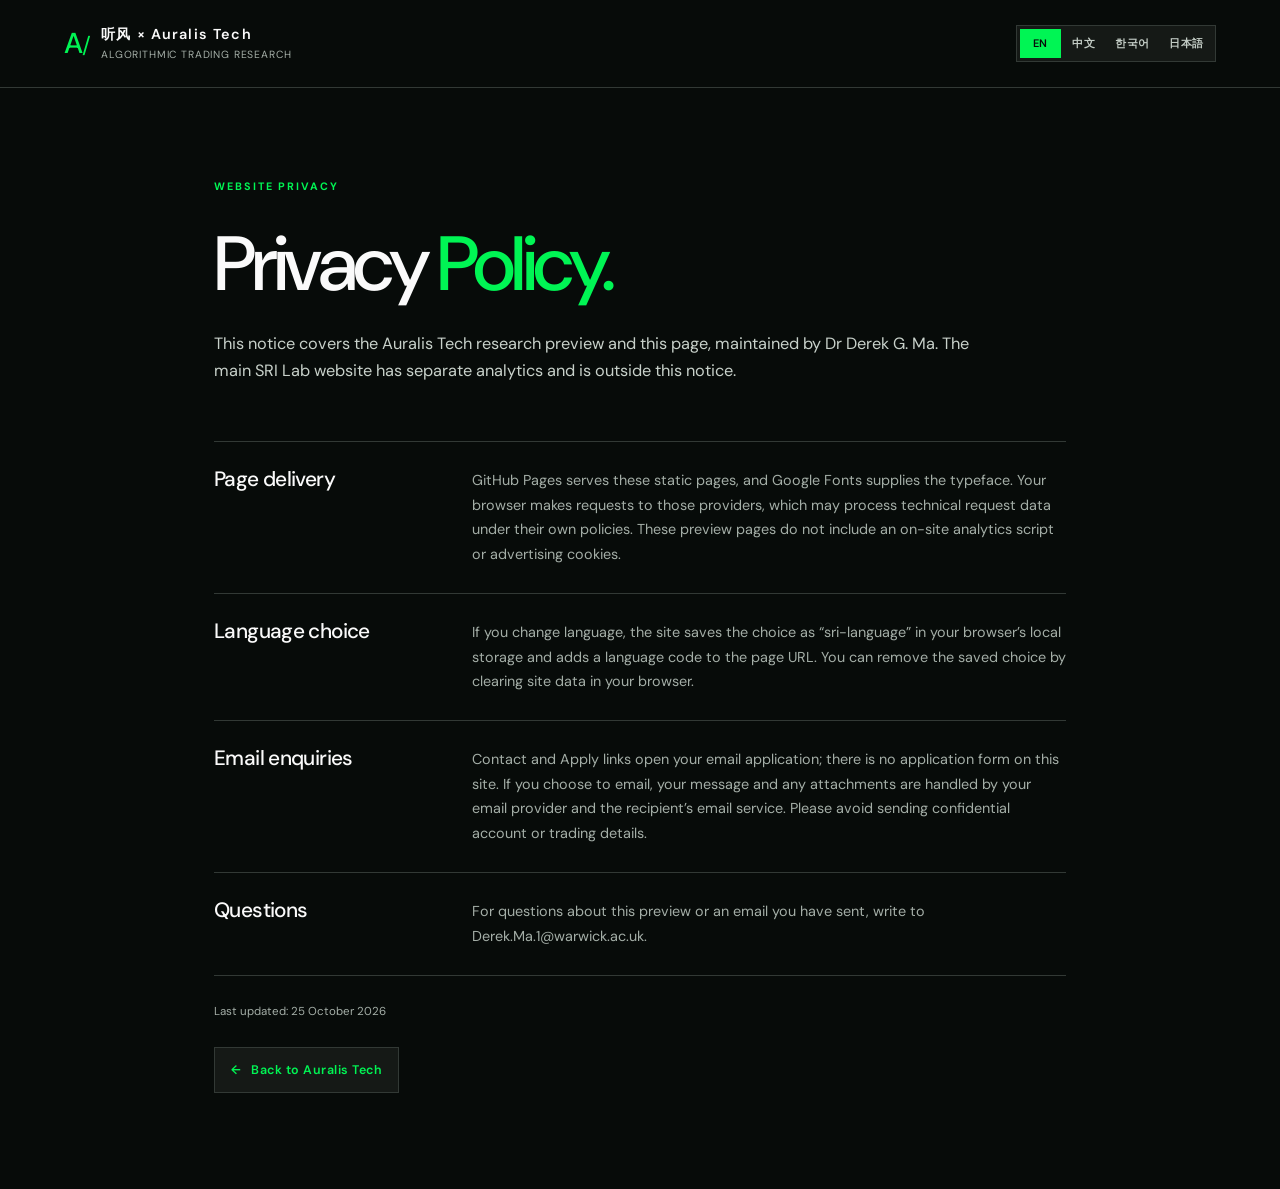
<file: privacy.html>
<!doctype html>
<html lang="en">
<head>
  <meta charset="utf-8">
  <meta name="viewport" content="width=device-width, initial-scale=1">
  <meta name="robots" content="noindex">
  <meta name="theme-color" content="#070b09">
  <title>Privacy Policy | 听风 × Auralis Tech</title>
  <meta name="description" content="Website privacy notice for the Auralis Tech research preview.">
  <link rel="icon" type="image/png" sizes="64x64" href="assets/sri-favicon.png">
  <link rel="preconnect" href="https://fonts.googleapis.com">
  <link rel="preconnect" href="https://fonts.gstatic.com" crossorigin>
  <link href="https://fonts.googleapis.com/css2?family=DM+Sans:wght@400;500;600;700&amp;display=swap" rel="stylesheet">
  <link rel="stylesheet" href="styles.css?v=20261025-7">
  <link rel="stylesheet" href="trading.css?v=20261025-7">
</head>
<body class="trading-page privacy-page">
  <a class="skip-link" href="#main" data-i18n="skipLink">Skip to content</a>
  <header class="trading-header">
    <a class="trading-brand" href="algorithmic-trading.html" aria-label="Back to Auralis Tech" data-i18n-aria-label="privacyBackLabel" data-language-link>
      <span class="trading-mark" aria-hidden="true">A<span class="trading-mark-slash">/</span></span>
      <span><strong>听风 × Auralis Tech</strong><small data-i18n="tradingBrandSub">Algorithmic trading research</small></span>
    </a>
    <div class="language-switcher" id="languageSwitcher" role="group" aria-label="Language">
      <button type="button" data-lang="en" aria-pressed="true">EN</button>
      <button type="button" data-lang="zh" aria-pressed="false">中文</button>
      <button type="button" data-lang="ko" aria-pressed="false">한국어</button>
      <button type="button" data-lang="ja" aria-pressed="false">日本語</button>
    </div>
  </header>
  <main class="privacy-main" id="main">
    <p class="trading-kicker" data-i18n="privacyEyebrow">WEBSITE PRIVACY</p>
    <h1 data-i18n="privacyTitle">Privacy <span>Policy.</span></h1>
    <p class="privacy-lede" data-i18n="privacyIntro">This notice covers the Auralis Tech research preview and this page, maintained by Dr Derek G. Ma. The main SRI Lab website has separate analytics and is outside this notice.</p>
    <div class="privacy-sections">
      <section><h2 data-i18n="privacySection1Title">Page delivery</h2><p data-i18n="privacySection1Text">GitHub Pages serves these static pages, and Google Fonts supplies the typeface. Your browser makes requests to those providers, which may process technical request data under their own policies. These preview pages do not include an on-site analytics script or advertising cookies.</p></section>
      <section><h2 data-i18n="privacySection2Title">Language choice</h2><p data-i18n="privacySection2Text">If you change language, the site saves the choice as “sri-language” in your browser’s local storage and adds a language code to the page URL. You can remove the saved choice by clearing site data in your browser.</p></section>
      <section><h2 data-i18n="privacySection3Title">Email enquiries</h2><p data-i18n="privacySection3Text">Contact and Apply links open your email application; there is no application form on this site. If you choose to email, your message and any attachments are handled by your email provider and the recipient’s email service. Please avoid sending confidential account or trading details.</p></section>
      <section><h2 data-i18n="privacySection4Title">Questions</h2><p data-i18n="privacySection4Text">For questions about this preview or an email you have sent, write to Derek.Ma.1@warwick.ac.uk.</p></section>
    </div>
    <p class="privacy-updated" data-i18n="privacyUpdated">Last updated: 25 October 2026</p>
    <a class="trading-return" href="algorithmic-trading.html" data-language-link><span aria-hidden="true">←</span> <span data-i18n="privacyReturn">Back to Auralis Tech</span></a>
  </main>
  <script src="script.js?v=20261025-6"></script>
</body>
</html>
</file>
<file: styles.css>
:root {
  --paper: #f3efe6;
  --paper-light: #fbf8f1;
  --ink: #13241f;
  --muted: #61706a;
  --line: rgba(19, 36, 31, 0.14);
  --green: #1f6c59;
  --blue: #315f8f;
  --gold: #b17d2e;
  --dark: #0e201b;
  --white: #fffdf8;
  --shadow: 0 24px 70px rgba(22, 36, 31, 0.12);
  --radius: 1.75rem;
}

* { box-sizing: border-box; }

html { scroll-behavior: smooth; }

body {
  margin: 0;
  color: var(--ink);
  background:
    radial-gradient(circle at 0 3%, rgba(31, 108, 89, 0.14), transparent 29rem),
    radial-gradient(circle at 100% 12%, rgba(49, 95, 143, 0.15), transparent 28rem),
    var(--paper);
  font-family: "DM Sans", system-ui, -apple-system, BlinkMacSystemFont, "Segoe UI", sans-serif;
  font-size: 17px;
  line-height: 1.6;
}

body::before {
  position: fixed;
  inset: 0;
  z-index: -1;
  pointer-events: none;
  content: "";
  opacity: 0.3;
  background-image: linear-gradient(rgba(19, 36, 31, 0.035) 1px, transparent 1px), linear-gradient(90deg, rgba(19, 36, 31, 0.035) 1px, transparent 1px);
  background-size: 34px 34px;
  mask-image: linear-gradient(to bottom, black, transparent 74%);
}

a { color: inherit; text-decoration: none; }
img { max-width: 100%; }

.skip-link {
  position: fixed;
  left: 1rem;
  top: -5rem;
  z-index: 100;
  padding: 0.75rem 1rem;
  border-radius: 0.6rem;
  background: var(--dark);
  color: white;
}

.skip-link:focus { top: 1rem; }

.site-header {
  position: sticky;
  top: 0;
  z-index: 30;
  display: grid;
  grid-template-columns: 1fr auto 1fr;
  align-items: center;
  gap: 2rem;
  padding: 0.85rem clamp(1.1rem, 4vw, 4.2rem);
  border-bottom: 1px solid var(--line);
  background: rgba(243, 239, 230, 0.84);
  backdrop-filter: blur(18px);
}

.brand {
  display: inline-flex;
  align-items: center;
  gap: 0.75rem;
  justify-self: start;
}

.brand-mark {
  display: grid;
  place-items: center;
  width: 2.65rem;
  height: 2.65rem;
  border-radius: 50%;
  color: white;
  background: linear-gradient(135deg, #0ea5e9, #7c3aed);
  font-size: 0.82rem;
  font-weight: 700;
  letter-spacing: 0.02em;
  box-shadow: 0 8px 22px rgba(31, 108, 89, 0.23);
}

.brand-copy { display: flex; flex-direction: column; line-height: 1.15; }
.brand-copy strong { font-size: 0.96rem; }
.brand-copy small { margin-top: 0.2rem; color: var(--muted); font-size: 0.78rem; }

.nav { display: flex; gap: clamp(0.9rem, 2vw, 1.7rem); font-size: 0.9rem; color: var(--muted); }
.nav a { position: relative; }
.nav a::after { position: absolute; right: 0; bottom: -0.35rem; left: 0; height: 1px; content: ""; background: var(--ink); transform: scaleX(0); transition: transform 180ms ease; }
.nav a:hover::after, .nav a:focus-visible::after { transform: scaleX(1); }

.language-switcher {
  display: inline-flex;
  justify-self: end;
  gap: 0.18rem;
  padding: 0.22rem;
  border: 1px solid var(--line);
  border-radius: 999px;
  background: rgba(255, 255, 255, 0.42);
}

.language-switcher button {
  justify-self: end;
  min-width: 2.4rem;
  padding: 0.42rem 0.58rem;
  border: 0;
  border-radius: 999px;
  color: var(--muted);
  background: transparent;
  font: inherit;
  font-size: 0.74rem;
  font-weight: 700;
  cursor: pointer;
  transition: color 160ms ease, background 160ms ease, box-shadow 160ms ease;
}

.language-switcher button:hover { color: var(--ink); }
.language-switcher button[aria-pressed="true"] { color: white; background: linear-gradient(135deg, #0ea5e9, #7c3aed); box-shadow: 0 5px 14px rgba(79, 119, 232, 0.2); }

.section-pad { padding: clamp(4.8rem, 9vw, 8.5rem) clamp(1.2rem, 6vw, 7.5rem); }

.hero {
  display: grid;
  grid-template-columns: minmax(0, 1.35fr) minmax(340px, 0.65fr);
  gap: clamp(2.2rem, 6vw, 6.5rem);
  align-items: start;
  min-height: auto;
  padding-top: clamp(3.8rem, 6vw, 5.8rem);
  padding-bottom: clamp(3.2rem, 5vw, 4.8rem);
  overflow: hidden;
}

.eyebrow {
  margin: 0 0 1.1rem;
  color: var(--green);
  font-size: 0.8rem;
  font-weight: 700;
  letter-spacing: 0.14em;
  text-transform: uppercase;
}

.eyebrow.light { color: #8bd3bf; }

h1, h2, h3 { margin: 0; line-height: 1.05; }
h1, h2 { font-family: Newsreader, Georgia, serif; font-weight: 600; letter-spacing: -0.047em; }
h1 { max-width: 980px; font-size: clamp(3.8rem, 6.3vw, 6.5rem); }
h2 { font-size: clamp(2.5rem, 5vw, 5rem); }
h3 { font-size: 1.18rem; letter-spacing: -0.025em; }

.gradient-text {
  display: inline-block;
  color: transparent;
  background: linear-gradient(135deg, #0ea5e9 0%, #4f77e8 42%, #7c3aed 76%, #a855f7 100%);
  background-clip: text;
  -webkit-background-clip: text;
}

.hero-tagline {
  margin: 1.2rem 0 0;
  color: var(--ink);
  font-size: clamp(1.15rem, 1.8vw, 1.45rem);
  font-weight: 700;
  letter-spacing: -0.02em;
}

.hero-lede { max-width: 760px; margin: 0.8rem 0 0; color: var(--muted); font-size: clamp(1.08rem, 1.45vw, 1.22rem); }
.hero-actions { display: flex; flex-wrap: wrap; gap: 0.75rem; margin-top: 1.8rem; }

.button {
  display: inline-flex;
  align-items: center;
  justify-content: center;
  padding: 0.86rem 1.15rem;
  border: 1px solid var(--line);
  border-radius: 999px;
  font-size: 0.93rem;
  font-weight: 700;
  transition: transform 160ms ease, box-shadow 160ms ease, background 160ms ease;
}

.button.primary { border-color: var(--dark); color: white; background: var(--dark); }
.button.secondary { background: rgba(255, 255, 255, 0.5); }
.button:hover { transform: translateY(-2px); box-shadow: 0 10px 24px rgba(22, 36, 31, 0.1); }

.profile-links { display: flex; flex-wrap: wrap; gap: 0.85rem 1.25rem; margin-top: 2rem; color: var(--muted); font-size: 0.86rem; }
.profile-links a { border-bottom: 1px solid var(--line); }
.profile-links span { color: var(--green); }

.profile-card {
  position: relative;
  padding: clamp(1.4rem, 3vw, 2.2rem);
  border: 1px solid rgba(19, 36, 31, 0.12);
  border-radius: 2.25rem;
  background: rgba(251, 248, 241, 0.78);
  box-shadow: var(--shadow);
}

.profile-card::before {
  position: absolute;
  top: 1.5rem;
  right: 1.5rem;
  width: 4.5rem;
  height: 4.5rem;
  border: 1px solid rgba(31, 108, 89, 0.18);
  border-radius: 50%;
  content: "";
  box-shadow: 0 0 0 0.9rem rgba(31, 108, 89, 0.05), 0 0 0 1.8rem rgba(49, 95, 143, 0.03);
}

.portrait-wrap { position: relative; width: 8.8rem; margin-bottom: 1.6rem; }
.portrait-wrap img { display: block; width: 8.8rem; height: 8.8rem; object-fit: cover; object-position: center 6%; border: 5px solid white; border-radius: 50%; box-shadow: 0 16px 40px rgba(22, 36, 31, 0.18); }
.availability { position: absolute; right: 0.45rem; bottom: 0.35rem; width: 1.2rem; height: 1.2rem; border: 3px solid white; border-radius: 50%; background: #51a47f; }
.profile-kicker { margin: 0 0 0.35rem; color: var(--green); font-size: 0.68rem; font-weight: 700; letter-spacing: 0.12em; text-transform: uppercase; }
.profile-card h2 { font-size: clamp(2rem, 3.2vw, 3rem); }
.profile-role { margin: 0.55rem 0 0; color: var(--muted); font-size: 1rem; }
.credential-list { display: grid; gap: 0.55rem; margin-top: 1.25rem; padding-top: 1.1rem; border-top: 1px solid var(--line); }
.credential-list p { display: grid; grid-template-columns: minmax(8.5rem, 0.9fr) 1.1fr; gap: 0.8rem; margin: 0; font-size: 0.79rem; line-height: 1.35; }
.credential-list strong { color: var(--ink); }
.credential-list span { color: var(--muted); }
.profile-tags { display: flex; flex-wrap: wrap; gap: 0.45rem; margin-top: 1.3rem; }
.profile-tags span { padding: 0.4rem 0.7rem; border: 1px solid var(--line); border-radius: 999px; background: rgba(255, 255, 255, 0.55); font-size: 0.76rem; font-weight: 600; }
.profile-note { display: grid; grid-template-columns: 2rem 1fr; gap: 0.8rem; align-items: start; margin-top: 1.6rem; color: var(--muted); font-size: 0.87rem; }
.profile-note p { margin: 0; }
.note-rule { height: 1px; margin-top: 0.7rem; background: var(--gold); }

.signature-band {
  position: relative;
  display: grid;
  grid-template-columns: repeat(3, 1fr);
  padding: 0 clamp(1.2rem, 6vw, 7.5rem);
  border-block: 1px solid var(--line);
  background: linear-gradient(90deg, rgba(14, 165, 233, 0.035), rgba(124, 58, 237, 0.04), rgba(255, 255, 255, 0.22));
}

.signature-band::before { position: absolute; top: -1px; right: clamp(1.2rem, 6vw, 7.5rem); left: clamp(1.2rem, 6vw, 7.5rem); height: 2px; content: ""; background: linear-gradient(90deg, #0ea5e9, #4f77e8 45%, #7c3aed 78%, transparent); }
.signature-band p { display: grid; grid-template-columns: auto 1fr auto; grid-template-rows: auto auto; gap: 0.05rem 0.85rem; align-items: center; margin: 0; padding: 1.35rem clamp(0.8rem, 3vw, 2.2rem); border-right: 1px solid var(--line); }
.signature-band p:first-child { border-left: 1px solid var(--line); }
.signature-band span { grid-row: 1 / 3; color: var(--blue); font-size: 0.68rem; font-weight: 700; }
.signature-band strong { font-size: 1rem; }
.signature-band small { color: var(--muted); font-size: 0.8rem; }
.signature-band em { grid-column: 3; grid-row: 1 / 3; padding-left: 0.9rem; border-left: 1px solid rgba(49, 95, 143, 0.16); color: transparent; background: linear-gradient(135deg, #0ea5e9, #7c3aed); background-clip: text; -webkit-background-clip: text; font-family: Newsreader, Georgia, serif; font-size: clamp(0.9rem, 1.3vw, 1.18rem); font-style: normal; font-weight: 600; letter-spacing: -0.02em; white-space: nowrap; }

.section-intro { display: grid; grid-template-columns: minmax(240px, 0.7fr) minmax(320px, 1.2fr); gap: 1.5rem clamp(2rem, 6vw, 6rem); align-items: start; margin-bottom: clamp(2.5rem, 6vw, 5rem); }
.section-intro .eyebrow { grid-column: 1 / -1; margin-bottom: -0.5rem; }
.section-intro > p:last-child { margin: 0.45rem 0 0; color: var(--muted); font-size: 1.02rem; line-height: 1.6; }
.section-intro.compact { max-width: 960px; }
.research-section .section-intro { grid-template-columns: minmax(420px, 1.08fr) minmax(380px, 0.92fr); column-gap: clamp(3rem, 6vw, 6.5rem); margin-bottom: clamp(2.5rem, 4.5vw, 4.5rem); }
.research-section .section-intro h2 { font-size: clamp(2.8rem, 4.5vw, 4.65rem); line-height: 1.03; }

.copy-emphasis { color: var(--ink); font-weight: 700; }
.gradient-emphasis { color: transparent; background: linear-gradient(110deg, #0ea5e9, #4f77e8 46%, #7c3aed 82%, #a855f7); background-clip: text; -webkit-background-clip: text; }
.gradient-emphasis.on-dark { background-image: linear-gradient(110deg, #67e8f9, #93c5fd 42%, #c084fc 82%, #e9d5ff); }
.marker-highlight { padding: 0 0.08em; color: var(--ink); background: linear-gradient(to top, rgba(14, 165, 233, 0.24) 0 38%, rgba(124, 58, 237, 0.13) 38% 68%, transparent 68%); box-decoration-break: clone; -webkit-box-decoration-break: clone; }
.light-emphasis { color: white; font-weight: 700; }

.research-grid { display: grid; grid-template-columns: repeat(3, minmax(0, 1fr)); gap: 1rem; }
.research-card { overflow: hidden; border: 1px solid var(--line); border-radius: var(--radius); background: rgba(251, 248, 241, 0.75); }
.research-visual { position: relative; overflow: hidden; height: 15rem; background: #102522; }
.research-visual::after { position: absolute; inset: 0; content: ""; pointer-events: none; background: linear-gradient(to top, rgba(14, 32, 27, 0.3), transparent 58%); }
.research-visual img { width: 100%; height: 100%; object-fit: cover; transition: transform 650ms cubic-bezier(0.22, 1, 0.36, 1), filter 650ms ease; }
.research-card:hover .research-visual img { transform: scale(1.035); filter: saturate(1.05); }
.research-visual span { position: absolute; right: 1rem; bottom: 0.8rem; z-index: 1; color: white; font-family: Newsreader, Georgia, serif; font-size: 2.6rem; }
.research-content { padding: 1.4rem; }
.branch-label { margin: 0 0 0.7rem; color: var(--green); font-size: 0.75rem; font-weight: 700; letter-spacing: 0.12em; text-transform: uppercase; }
.math-notation { display: inline-flex; margin: -0.1rem 0 0.9rem; padding: 0.34rem 0.62rem; border: 1px solid rgba(49, 95, 143, 0.16); border-radius: 999px; color: var(--blue); background: linear-gradient(135deg, rgba(14, 165, 233, 0.08), rgba(124, 58, 237, 0.08)); font-family: Newsreader, Georgia, serif; font-size: 0.86rem; font-weight: 600; letter-spacing: 0.01em; }
.research-content h3 { min-height: 2.5em; font-size: 1.3rem; }
.research-content > p:not(.branch-label):not(.math-notation) { min-height: 7.5em; color: var(--muted); font-size: 0.96rem; }
.research-content ul { display: flex; flex-wrap: wrap; gap: 0.4rem; margin: 1.2rem 0 0; padding: 0; list-style: none; }
.research-content li { padding: 0.38rem 0.6rem; border: 1px solid var(--line); border-radius: 999px; color: var(--muted); font-size: 0.75rem; }
.branch-two .branch-label { color: var(--blue); }
.branch-three .branch-label { color: var(--gold); }
.research-trading-entry { display: inline-flex; align-items: center; justify-content: center; gap: 0.4rem; min-height: 2.65rem; margin-top: 1rem; padding: 0.25rem 0.8rem 0.25rem 0.25rem; border: 1px solid var(--line); border-radius: 0.65rem; color: var(--green); background: rgba(255, 250, 242, 0.62); transition: border-color 160ms ease, color 160ms ease, transform 160ms ease; }
.research-trading-entry:hover { border-color: var(--green); color: var(--ink); transform: translateY(-2px); }
.research-trading-entry:focus-visible { outline: 3px solid rgba(31, 108, 89, 0.25); outline-offset: 3px; }
.research-trading-mark { display: flex; flex: 0 0 auto; align-items: center; justify-content: center; width: 2.1rem; height: 2.1rem; font-family: "DM Sans", sans-serif; font-size: 1.15rem; font-weight: 600; letter-spacing: -0.12em; line-height: 1; }
.research-trading-mark span { font-size: 0.78em; font-weight: 400; }
.research-trading-name { font-size: 0.78rem; font-weight: 650; letter-spacing: -0.01em; white-space: nowrap; }

.projects-section { padding-top: clamp(3rem, 6vw, 6rem); border-top: 1px solid var(--line); }
.projects-section .section-intro { max-width: none; grid-template-columns: minmax(0, 1.25fr) minmax(250px, 0.75fr); align-items: end; margin-bottom: clamp(1.5rem, 3vw, 2.5rem); }
.projects-section .section-intro h2 { font-size: clamp(2.8rem, 4.2vw, 4.5rem); }
.projects-grid { display: grid; grid-template-columns: repeat(3, minmax(0, 1fr)); gap: 0.85rem; }
.project-card.project-featured { margin-bottom: 0.85rem; background: linear-gradient(120deg, rgba(14, 165, 233, 0.12), rgba(124, 58, 237, 0.08) 58%, rgba(255, 253, 248, 0.82)); }
.project-featured > p:last-child { max-width: 78ch; }
.project-card { min-width: 0; padding: clamp(1.35rem, 2.2vw, 1.85rem); border: 1px solid var(--line); border-radius: var(--radius); background: rgba(251, 248, 241, 0.78); }
#ias-defi-project { background: linear-gradient(120deg, rgba(14, 165, 233, 0.1), rgba(124, 58, 237, 0.09) 58%, rgba(255, 253, 248, 0.76)); }
.project-card h3 { margin: 0.7rem 0 0.8rem; overflow-wrap: anywhere; font-family: Newsreader, Georgia, serif; font-size: clamp(1.4rem, 2vw, 1.8rem); font-weight: 500; line-height: 1.16; letter-spacing: -0.025em; }
.project-card p { margin: 0; color: var(--muted); font-size: 0.88rem; }
.project-card .project-fund { color: var(--green); font-size: 0.72rem; font-weight: 700; text-transform: uppercase; letter-spacing: 0.06em; }
.project-card .project-role { margin-bottom: 0.7rem; color: var(--ink); font-weight: 700; }
.projects-more { margin-top: 0.85rem; }
.projects-more summary { display: inline-flex; align-items: center; gap: 0.8rem; min-height: 3rem; padding: 0.7rem 1.05rem; border: 1px solid var(--line); border-radius: 999px; color: var(--green); background: rgba(255, 253, 248, 0.78); font-size: 0.85rem; font-weight: 700; cursor: pointer; list-style: none; }
.projects-more summary::-webkit-details-marker { display: none; }
.projects-more summary:hover, .projects-more summary:focus-visible { border-color: var(--green); background: var(--white); }
.projects-more summary:focus-visible { outline: 3px solid rgba(31, 108, 89, 0.25); outline-offset: 3px; }
.projects-more .when-open, .projects-more[open] .when-closed { display: none; }
.projects-more[open] .when-open { display: inline; }
.projects-toggle-icon { display: grid; place-items: center; width: 1.45rem; height: 1.45rem; border-radius: 50%; color: white; background: var(--green); font-size: 1.1rem; line-height: 1; transition: transform 180ms ease; }
.projects-more[open] .projects-toggle-icon { transform: rotate(45deg); }
.projects-more .projects-grid { margin-top: 0.85rem; }
.projects-source { display: inline-flex; gap: 0.35rem; margin-top: 1.7rem; padding-bottom: 0.2rem; border-bottom: 1px solid var(--green); color: var(--green); font-size: 0.85rem; font-weight: 700; }
#top, #profile, #research, #projects, #impact, #people, #contact, #ias-defi-project { scroll-margin-top: 6rem; }

.impact-panel {
  display: grid;
  grid-template-columns: minmax(280px, 0.78fr) minmax(0, 1.22fr);
  gap: clamp(2.5rem, 7vw, 7rem);
  margin: 0 clamp(1rem, 4vw, 4rem);
  padding: clamp(3rem, 7vw, 6.5rem);
  border-radius: 2.5rem;
  color: white;
  background: radial-gradient(circle at 75% 0, rgba(91, 166, 146, 0.23), transparent 30rem), radial-gradient(circle at 5% 100%, rgba(49, 95, 143, 0.25), transparent 26rem), var(--dark);
}

.impact-copy h2 { max-width: 580px; }
.impact-copy > p:not(.eyebrow) { max-width: 540px; color: rgba(255, 255, 255, 0.65); }
.text-link { display: inline-flex; gap: 0.35rem; margin-top: 1rem; border-bottom: 1px solid rgba(255, 255, 255, 0.35); font-size: 0.9rem; font-weight: 700; }
.impact-grid { display: grid; grid-template-columns: repeat(2, minmax(0, 1fr)); gap: 1px; background: rgba(255, 255, 255, 0.12); }
.impact-grid article { position: relative; min-height: 195px; padding: 1.5rem; background: rgba(14, 32, 27, 0.96); }
.impact-grid span { color: #8bd3bf; font-size: 0.66rem; font-weight: 700; }
.impact-grid h3 { margin-top: 1.2rem; }
.impact-grid p { margin-bottom: 0; color: rgba(255, 255, 255, 0.68); font-size: 0.9rem; }
.teaching-section { display: grid; grid-template-columns: 1.3fr 0.7fr; column-gap: clamp(2rem, 7vw, 7rem); row-gap: clamp(2rem, 4vw, 4rem); align-items: start; padding-bottom: clamp(1.8rem, 3vw, 3rem); }
.teaching-section .section-intro { display: block; margin: 0; }
.teaching-section .section-intro .eyebrow { margin-bottom: 1.15rem; }
.teaching-section .section-intro h2 { max-width: 740px; }
.teaching-section .section-intro > p:last-child { max-width: 680px; margin-top: 1.5rem; }
.teaching-list { display: flex; flex-direction: column; border-top: 1px solid var(--line); }
.teaching-list span { padding: 0.9rem 0; border-bottom: 1px solid var(--line); color: var(--muted); font-size: 0.92rem; }
.teaching-evidence { grid-column: 1 / -1; display: grid; grid-template-columns: minmax(260px, 0.72fr) minmax(0, 1.28fr); column-gap: clamp(2rem, 5vw, 5rem); row-gap: 1.5rem; padding-top: clamp(2rem, 4vw, 3.5rem); border-top: 1px solid var(--line); }
.evidence-heading h3 { max-width: 520px; font-family: Newsreader, Georgia, serif; font-size: clamp(1.9rem, 3.2vw, 3.35rem); font-weight: 500; line-height: 1.08; letter-spacing: -0.035em; }
.evidence-heading > p:last-child { max-width: 500px; margin-top: 1.25rem; color: var(--muted); font-size: 0.92rem; }
.teaching-scores { min-width: 0; padding: clamp(1rem, 2.4vw, 1.65rem); border: 1px solid rgba(124, 58, 237, 0.16); border-radius: 1.7rem; background: linear-gradient(150deg, rgba(14, 165, 233, 0.07), rgba(255, 253, 248, 0.94) 40%, rgba(124, 58, 237, 0.06)); }
.evidence-metrics { display: grid; grid-template-columns: repeat(3, minmax(0, 1fr)); gap: 0.65rem; }
.evidence-period { grid-column: 1 / -1; margin: 0 0 0.15rem; color: var(--green); font-size: 0.73rem; font-weight: 700; letter-spacing: 0.07em; text-transform: uppercase; }
.evidence-metric { min-width: 0; min-height: 165px; padding: 1.05rem; border: 1px solid rgba(255, 255, 255, 0.9); border-radius: 1.2rem; background: rgba(255, 255, 255, 0.76); box-shadow: 0 8px 24px rgba(39, 55, 83, 0.04); }
.evidence-metric strong { display: block; width: fit-content; margin-bottom: 1.5rem; color: transparent; background: linear-gradient(110deg, #0ea5e9, #4f77e8 46%, #7c3aed 82%, #a855f7); background-clip: text; -webkit-background-clip: text; -webkit-text-fill-color: transparent; font-family: Newsreader, Georgia, serif; font-size: clamp(2.5rem, 3.8vw, 3.9rem); font-weight: 500; line-height: 1; letter-spacing: -0.05em; }
.evidence-metric strong span { font-size: 0.45em; }
.evidence-metric h4 { margin: 0 0 0.25rem; font-size: 0.86rem; line-height: 1.25; }
.evidence-metric p { margin: 0; color: var(--muted); font-size: 0.72rem; }
.survey-summary { margin-top: 1.3rem; padding-top: 1.05rem; border-top: 1px solid rgba(39, 55, 83, 0.14); }
.survey-table { width: 100%; border-collapse: collapse; text-align: left; font-variant-numeric: tabular-nums; }
.survey-table caption { margin-bottom: 0.35rem; color: var(--ink); font-size: 0.88rem; font-weight: 700; text-align: left; }
.survey-table th, .survey-table td { padding: 0.65rem 0.35rem; border-bottom: 1px solid var(--line); vertical-align: baseline; }
.survey-table thead th { color: var(--muted); font-size: 0.72rem; font-weight: 700; }
.survey-table tbody th { white-space: nowrap; font-size: 0.82rem; font-weight: 700; }
.survey-table td strong { color: transparent; background: linear-gradient(110deg, #0ea5e9, #4f77e8 46%, #7c3aed 82%, #a855f7); background-clip: text; -webkit-background-clip: text; -webkit-text-fill-color: transparent; font-family: Newsreader, Georgia, serif; font-size: 1.55rem; font-weight: 600; line-height: 1; }
.survey-table td span { white-space: nowrap; color: var(--muted); font-size: 0.73rem; }
.survey-positive { margin: 0.95rem 0 0; color: var(--ink); font-size: 0.82rem; font-weight: 700; }
.survey-source { margin: 0.4rem 0 0; color: var(--muted); font-size: 0.72rem; line-height: 1.5; }
.student-voices { grid-column: 1 / -1; margin-top: 0.5rem; }
.student-voices > .eyebrow { margin-bottom: 0.85rem; }
.student-voices-grid { display: grid; grid-template-columns: repeat(3, minmax(0, 1fr)); gap: 1rem; }
.student-quote { display: flex; flex-direction: column; justify-content: space-between; gap: 1.5rem; min-width: 0; margin: 0; padding: clamp(1.4rem, 3vw, 2.2rem); border: 1px solid rgba(124, 58, 237, 0.14); border-radius: 1.55rem; background: linear-gradient(145deg, rgba(14, 165, 233, 0.07), rgba(255, 253, 248, 0.9) 42%, rgba(124, 58, 237, 0.07)); }
.student-quote blockquote { margin: 0; font-family: Newsreader, Georgia, serif; font-size: clamp(1.2rem, 2.15vw, 1.8rem); line-height: 1.3; letter-spacing: -0.02em; }
.student-quote figcaption { color: var(--muted); font-size: 0.7rem; font-weight: 700; letter-spacing: 0.03em; }

.people-section { padding-top: clamp(1.25rem, 2.4vw, 2rem); padding-bottom: clamp(2.5rem, 4vw, 4rem); }
.people-section .section-intro { grid-template-columns: minmax(420px, 1.08fr) minmax(380px, 0.92fr); max-width: none; column-gap: clamp(4rem, 8vw, 9rem); }
.people-grid { display: grid; grid-template-columns: repeat(3, minmax(0, 1fr)); gap: 1rem; }
.person-card { position: relative; display: flex; flex-direction: column; align-items: center; min-height: 375px; padding: 1.55rem; overflow: hidden; border: 1px solid var(--line); border-radius: 1.65rem; background: rgba(251, 248, 241, 0.72); text-align: center; }
.person-card img, .initials { display: grid; place-items: center; width: 112px; height: 112px; margin: 0 auto 1.25rem; object-fit: cover; object-position: center center; border: 1px solid rgba(255, 255, 255, 0.6); border-radius: 26px; color: white; background: linear-gradient(135deg, #0ea5e9, #7c3aed); box-shadow: 0 18px 45px rgba(15, 23, 42, 0.18), inset 0 1px 0 rgba(255, 255, 255, 0.55); font-family: Newsreader, Georgia, serif; font-size: 1.65rem; transition: transform 240ms ease, box-shadow 240ms ease; }
.person-card:hover img, .person-card:hover .initials { transform: translateY(-4px) scale(1.025); box-shadow: 0 23px 55px rgba(15, 23, 42, 0.22), inset 0 1px 0 rgba(255, 255, 255, 0.55); }
.person-card h3 { font-size: 1.12rem; }
.person-card p { margin-bottom: 0; color: var(--muted); font-size: 0.88rem; line-height: 1.55; }
.person-card .person-title { margin: 0.45rem 0 0; color: var(--ink); font-size: 0.84rem; font-weight: 700; }
.person-card .person-affiliation { min-height: 2.7em; margin: 0.18rem 0 0.7rem; color: var(--green); font-size: 0.78rem; font-weight: 600; }
.join-card { grid-column: 1 / -1; display: grid; grid-template-columns: 120px minmax(190px, 0.7fr) minmax(280px, 1.25fr) auto; grid-template-areas: "icon label text action" "icon title text action"; gap: 0.35rem 1.7rem; align-items: center; min-height: 250px; padding: 2.2rem; border-color: rgba(124, 58, 237, 0.2); background: linear-gradient(145deg, rgba(14, 165, 233, 0.12), rgba(124, 58, 237, 0.11) 54%, rgba(245, 158, 11, 0.1)); text-align: left; }
.join-card::before { position: absolute; inset: -35%; content: ""; background: radial-gradient(circle at 28% 28%, rgba(56, 189, 248, 0.2), transparent 30%), radial-gradient(circle at 72% 60%, rgba(168, 85, 247, 0.22), transparent 32%), radial-gradient(circle at 50% 90%, rgba(251, 191, 36, 0.14), transparent 28%); }
.join-card > * { position: relative; z-index: 1; }
.join-card .initials { grid-area: icon; margin: 0; color: white; background: linear-gradient(135deg, #0ea5e9, #7c3aed); font-family: inherit; font-size: 2.4rem; }
.join-card h3 { grid-area: title; align-self: start; font-family: Newsreader, Georgia, serif; font-size: 1.85rem; }
.join-card .branch-label { grid-area: label; align-self: end; color: #6d28d9; }
.join-card > p:not(.branch-label) { grid-area: text; margin: 0; font-size: 0.98rem; }
.join-button { grid-area: action; display: inline-flex; align-items: center; justify-content: center; gap: 0.4rem; min-height: 48px; padding: 0.8rem 1.2rem; border-radius: 999px; color: white; background: linear-gradient(135deg, #0ea5e9, #7c3aed); box-shadow: 0 14px 32px rgba(124, 58, 237, 0.24); font-size: 0.92rem; font-weight: 700; white-space: nowrap; }
.join-button:hover { transform: translateY(-2px); box-shadow: 0 18px 40px rgba(124, 58, 237, 0.3); }

.contact-section { padding-top: clamp(1rem, 2vw, 2rem); }
.contact-card { position: relative; isolation: isolate; overflow: hidden; max-width: 1180px; margin: 0 auto; padding: clamp(2.2rem, 6vw, 5.2rem); border: 1px solid rgba(124, 58, 237, 0.16); border-radius: 2.4rem; background: radial-gradient(ellipse at 11% 8%, rgba(14, 165, 233, 0.17), transparent 46%), radial-gradient(ellipse at 88% 94%, rgba(168, 85, 247, 0.16), transparent 44%), linear-gradient(135deg, #fffdf8 18%, #fbf7f6 62%, #faf4fa); box-shadow: 0 26px 75px rgba(37, 45, 57, 0.12); text-align: center; }
.contact-card::before { position: absolute; top: 0; left: 12%; width: 76%; height: 3px; border-radius: 0 0 999px 999px; background: linear-gradient(90deg, transparent, #0ea5e9 25%, #7c3aed 74%, transparent); content: ""; }
.contact-card h2 { max-width: 900px; margin-inline: auto; }
.contact-card > p:not(.eyebrow) { max-width: 680px; margin: 1.2rem auto 0; color: var(--muted); }
.contact-email { display: inline-flex; align-items: center; justify-content: center; gap: 0.9rem; max-width: 100%; margin-top: 2rem; padding: 0.55rem 0.55rem 0.55rem 1.3rem; border: 1px solid rgba(79, 119, 232, 0.2); border-radius: 999px; color: var(--ink); background: rgba(255, 255, 255, 0.78); box-shadow: 0 12px 32px rgba(68, 73, 113, 0.1); font-size: clamp(1rem, 2vw, 1.25rem); font-weight: 700; transition: border-color 180ms ease, box-shadow 180ms ease; }
.contact-email:hover { border-color: rgba(124, 58, 237, 0.42); box-shadow: 0 16px 38px rgba(68, 73, 113, 0.16); }
.contact-email:focus-visible, .contact-profiles a:focus-visible { outline: 2px solid #6d28d9; outline-offset: 3px; }
.contact-email-text { min-width: 0; overflow-wrap: anywhere; }
.contact-email-arrow { display: grid; flex: 0 0 2.4rem; place-items: center; width: 2.4rem; height: 2.4rem; border-radius: 50%; color: white; background: linear-gradient(135deg, #0ea5e9, #7c3aed); font-size: 1rem; line-height: 1; }
.contact-profiles { display: flex; flex-wrap: wrap; justify-content: center; gap: 0.55rem; width: fit-content; max-width: 100%; margin: 1.65rem auto 0; padding-top: 1.35rem; border-top: 1px solid rgba(79, 119, 232, 0.16); color: var(--muted); font-size: 0.83rem; }
.contact-profiles a { display: inline-flex; align-items: center; min-height: 2.5rem; padding: 0.42rem 0.75rem; border: 1px solid rgba(79, 119, 232, 0.14); border-radius: 999px; background: rgba(255, 255, 255, 0.45); transition: border-color 180ms ease, color 180ms ease, background 180ms ease; }
.contact-profiles a:hover { border-color: rgba(124, 58, 237, 0.4); color: var(--ink); background: rgba(255, 255, 255, 0.85); }

.site-footer { display: grid; grid-template-columns: 1fr auto 1fr; align-items: center; gap: 1rem; padding: 1.5rem clamp(1.2rem, 4vw, 4rem); border-top: 1px solid var(--line); color: var(--muted); font-size: 0.8rem; }
.site-footer p { margin: 0; }
.site-footer a { justify-self: end; }
.footer-actions { display: flex; justify-self: end; align-items: center; flex-wrap: wrap; justify-content: flex-end; gap: 0.45rem 1.25rem; }
.site-footer .footer-actions a { justify-self: auto; white-space: nowrap; }
.quant-entry { color: var(--green); opacity: 0.78; text-decoration: underline; text-decoration-color: transparent; text-underline-offset: 0.25rem; transition: opacity 160ms ease, text-decoration-color 160ms ease; }
.quant-entry:hover, .quant-entry:focus-visible { opacity: 1; text-decoration-color: currentColor; }

.scroll-reveal { opacity: 0; filter: blur(8px); transform: translate3d(0, 42px, 0) scale(0.988); transition: opacity 900ms cubic-bezier(0.22, 1, 0.36, 1), transform 900ms cubic-bezier(0.22, 1, 0.36, 1), filter 800ms ease; transition-delay: var(--reveal-delay, 0ms); will-change: opacity, transform, filter; }
.scroll-reveal.is-visible { opacity: 1; filter: blur(0); transform: translate3d(0, 0, 0) scale(1); }

@media (max-width: 1180px) {
  .site-header { grid-template-columns: minmax(0, 1fr) auto; column-gap: 1rem; row-gap: 0.65rem; }
  .brand { grid-column: 1; grid-row: 1; }
  .language-switcher { grid-column: 2; grid-row: 1; }
  .nav { grid-column: 1 / -1; grid-row: 2; justify-content: space-between; gap: 0.5rem; padding-top: 0.55rem; border-top: 1px solid var(--line); font-size: 0.82rem; }
  #top, #profile, #research, #projects, #impact, #people, #contact, #ias-defi-project { scroll-margin-top: 9rem; }
}

@media (max-width: 1100px) {
  .site-footer { grid-template-columns: 1fr; text-align: center; }
  .footer-actions { justify-self: center; justify-content: center; }
}

@media (max-width: 1020px) {
  .hero { grid-template-columns: 1fr; min-height: auto; }
  .profile-card { max-width: 560px; }
  .research-grid { grid-template-columns: 1fr; }
  .research-section .section-intro { grid-template-columns: minmax(0, 1fr) minmax(280px, 0.85fr); column-gap: 2.5rem; }
  .research-card { display: grid; grid-template-columns: minmax(240px, 0.8fr) minmax(320px, 1.2fr); }
  .research-visual { height: 100%; min-height: 22rem; }
  .research-content > p:not(.branch-label) { min-height: auto; }
  .impact-panel { grid-template-columns: 1fr; }
  .teaching-evidence { grid-template-columns: 1fr; }
  .people-section .section-intro { grid-template-columns: minmax(0, 1.08fr) minmax(280px, 0.92fr); column-gap: 2.5rem; }
  .people-grid { grid-template-columns: repeat(2, minmax(0, 1fr)); }
}

@media (max-width: 900px) and (min-width: 721px) {
  .projects-grid { grid-template-columns: repeat(2, minmax(0, 1fr)); }
  .projects-grid .project-card:last-child { grid-column: 1 / -1; }
}

@media (max-width: 720px) {
  .site-header { position: relative; padding: 0.55rem 1rem; }
  .brand-copy small { font-size: 0; }
  .brand-copy small::after { content: "SRI Lab"; font-size: 0.7rem; }
  .language-switcher { gap: 0.08rem; padding: 0.16rem; }
  .language-switcher button { min-width: 1.9rem; padding: 0.38rem 0.4rem; font-size: 0.66rem; }
  .nav { display: grid; grid-template-columns: repeat(3, minmax(0, 1fr)); gap: 0.1rem 0.35rem; padding-top: 0.3rem; text-align: center; font-size: 0.76rem; }
  .nav a { display: grid; place-items: center; min-height: 2rem; padding: 0.2rem 0; }
  #top, #profile, #research, #projects, #impact, #people, #contact, #ias-defi-project { scroll-margin-top: 1.25rem; }
  .section-pad { padding: 3rem 1.1rem; }
  .hero { gap: 2rem; padding-top: 2.4rem; padding-bottom: 2.5rem; }
  h1 { font-size: clamp(2.6rem, 10.5vw, 3.2rem); line-height: 1.05; }
  .hero h1 br { display: none; }
  .hero h1 .gradient-text { display: inline-block; }
  .hero-tagline { margin-top: 1rem; font-size: 1.02rem; }
  .hero-lede { margin-top: 0.65rem; font-size: 0.96rem; line-height: 1.55; }
  .hero-actions { display: grid; grid-template-columns: repeat(2, minmax(0, 1fr)); gap: 0.55rem; margin-top: 1.3rem; }
  .hero-actions .button { padding: 0.72rem 0.5rem; font-size: 0.8rem; text-align: center; }
  .profile-links { margin-top: 1.2rem; font-size: 0.78rem; }
  .profile-card { padding: 1.3rem; border-radius: 1.5rem; }
  .portrait-wrap { width: 6.5rem; margin-bottom: 1rem; }
  .portrait-wrap img { width: 6.5rem; height: 6.5rem; }
  h2 { font-size: clamp(2.1rem, 9vw, 2.5rem); line-height: 1.07; }
  .gradient-text { display: inline; }
  .credential-list p { grid-template-columns: 1fr; gap: 0.1rem; }
  .signature-band { grid-template-columns: 1fr; padding-inline: 1rem; }
  .signature-band p, .signature-band p:first-child { border-right: 1px solid var(--line); border-bottom: 1px solid var(--line); border-left: 1px solid var(--line); }
  .signature-band p:last-child { border-bottom: 0; }
  .signature-band p { padding-block: 0.9rem; }
  .section-intro { display: block; }
  .section-intro h2 { margin-bottom: 0.75rem; }
  .section-intro .eyebrow { margin-bottom: 0.7rem; }
  .section-intro > p:last-child { margin-top: 0.75rem; font-size: 0.95rem; line-height: 1.55; }
  .research-section .section-intro h2, .projects-section .section-intro h2 { font-size: clamp(2.1rem, 9vw, 2.5rem); }
  .research-section .section-intro { margin-bottom: 1.5rem; }
  .projects-grid { grid-template-columns: 1fr; }
  .projects-section .section-intro { margin-bottom: 1.5rem; }
  .project-card { padding: 1.2rem; border-radius: 1.25rem; }
  .project-card h3 { font-size: 1.48rem; }
  .research-card { display: block; }
  .research-visual { height: 10.5rem; min-height: 0; }
  .research-content { padding: 1.2rem; }
  .research-content h3 { min-height: 0; }
  .research-content > p:not(.branch-label):not(.math-notation) { margin: 0.6rem 0 0; }
  .research-content ul { margin-top: 0.85rem; }
  .research-trading-entry { margin-top: 1rem; }
  .impact-panel { margin-inline: 0.55rem; padding: 2rem 1.2rem; border-radius: 1.7rem; }
  .impact-grid { grid-template-columns: 1fr; }
  .teaching-section { grid-template-columns: 1fr; }
  .teaching-evidence { grid-template-columns: 1fr; }
  .evidence-metrics { gap: 0.4rem; }
  .evidence-metric { min-height: 145px; padding: 0.75rem 0.55rem; border-radius: 1rem; }
  .evidence-metric strong { margin-bottom: 1rem; font-size: 2rem; }
  .evidence-metric h4 { font-size: 0.7rem; }
  .evidence-metric p { font-size: 0.62rem; }
  .survey-summary { margin-top: 1.1rem; }
  .survey-table th, .survey-table td { padding: 0.7rem 0.15rem; }
  .survey-table td strong { font-size: 1.35rem; }
  .survey-table td span { font-size: 0.65rem; }
  .student-voices-grid { grid-template-columns: 1fr; }
  .student-quote { gap: 0.9rem; padding: 1.2rem; }
  .people-grid { grid-template-columns: 1fr; }
  .person-card:not(.join-card) { display: grid; grid-template-columns: 4.5rem minmax(0, 1fr); grid-template-rows: auto auto auto auto; column-gap: 0.9rem; align-items: start; min-height: 0; padding: 1rem; border-radius: 1.25rem; text-align: left; }
  .person-card:not(.join-card) img, .person-card:not(.join-card) .initials { grid-column: 1; grid-row: 1 / 4; width: 4.5rem; height: 4.5rem; margin: 0; border-radius: 1rem; font-size: 1.2rem; }
  .person-card:not(.join-card) h3 { grid-column: 2; grid-row: 1; font-size: 1.04rem; }
  .person-card:not(.join-card) .person-title { grid-column: 2; grid-row: 2; margin-top: 0.2rem; }
  .person-card:not(.join-card) .person-affiliation { grid-column: 2; grid-row: 3; min-height: 0; margin: 0.15rem 0 0; font-size: 0.73rem; }
  .person-card:not(.join-card) > p:last-child { grid-column: 1 / -1; grid-row: 4; width: 100%; margin-top: 0.85rem; padding-top: 0.75rem; border-top: 1px solid var(--line); font-size: 0.82rem; }
  .join-card { display: grid; grid-column: auto; grid-template-columns: 3.6rem minmax(0, 1fr); grid-template-areas: "icon label" "icon title" "text text" "action action"; gap: 0.2rem 0.9rem; min-height: 0; padding: 1.25rem; text-align: left; }
  .join-card .initials { width: 3.6rem; height: 3.6rem; margin: 0; border-radius: 1rem; font-size: 1.7rem; }
  .join-card .branch-label { margin: 0; }
  .join-card > p:not(.branch-label) { margin-top: 0.8rem; font-size: 0.9rem; }
  .join-button { justify-self: start; margin-top: 0.8rem; }
  .scroll-reveal { opacity: 0.8; filter: none; transform: translateY(18px); transition: opacity 450ms ease, transform 450ms cubic-bezier(0.22, 1, 0.36, 1); }
  .scroll-reveal.is-visible { opacity: 1; transform: none; }
  .site-footer { grid-template-columns: 1fr; text-align: center; }
  .site-footer a { justify-self: center; }
}

@media (max-width: 520px) {
  .site-header { gap: 0.45rem; }
  .brand { gap: 0.4rem; min-width: 0; }
  .brand-mark { flex: 0 0 2rem; width: 2rem; height: 2rem; font-size: 0.64rem; }
  .brand-copy strong { font-size: 0.76rem; white-space: nowrap; }
  .language-switcher button { min-width: 0; padding: 0.36rem 0.28rem; font-size: 0.62rem; white-space: nowrap; }
  .teaching-scores { padding: 0.85rem; }
  .evidence-metrics { grid-template-columns: repeat(2, minmax(0, 1fr)); }
  .evidence-period, .evidence-metric:first-of-type { grid-column: 1 / -1; }
  .evidence-metric { min-height: 128px; padding: 0.85rem; }
  .evidence-metric:first-of-type { min-height: 112px; }
  .evidence-metric strong { margin-bottom: 0.6rem; font-size: 2.25rem; }
  .evidence-metric h4 { font-size: 0.78rem; }
  .evidence-metric p { font-size: 0.68rem; }
  .survey-table td span { display: block; margin-top: 0.15rem; }
  .contact-card { padding: 2.3rem 1.15rem; border-radius: 1.8rem; }
  .contact-email { width: 100%; gap: 0.45rem; margin-top: 1.65rem; padding: 0.45rem 0.45rem 0.45rem 0.75rem; font-size: clamp(0.77rem, 3.5vw, 0.94rem); }
  .contact-email-arrow { flex-basis: 2rem; width: 2rem; height: 2rem; }
  .contact-profiles { gap: 0.4rem; font-size: 0.76rem; }
  .contact-profiles a { padding: 0.35rem 0.6rem; }
}

@media (max-width: 360px) {
  .brand-copy { display: none; }
  .hero-actions { grid-template-columns: 1fr; }
}

@media (prefers-reduced-motion: reduce) {
  html { scroll-behavior: auto; }
  .scroll-reveal { opacity: 1; filter: none; transform: none; transition: none; }
  .button:hover { transform: none; }
  .research-card:hover .research-visual img { transform: none; filter: none; }
}

@media (forced-colors: active) {
  .evidence-metric strong, .survey-table td strong { color: CanvasText; background: none; -webkit-text-fill-color: CanvasText; }
}
</file>
<file: trading.css>
.trading-page {
  --trading-ink: #070b09;
  --trading-panel: #151916;
  --trading-line: #323935;
  --trading-white: #fafafa;
  --trading-muted: #a4aea7;
  --trading-green: #00f554;
  min-height: 100vh;
  color: var(--trading-white);
  background: var(--trading-ink);
  font-family: "DM Sans", system-ui, -apple-system, BlinkMacSystemFont, "Segoe UI", sans-serif;
  font-size: 16px;
  line-height: 1.5;
}

.trading-page::before { display: none; }
.trading-page h1, .trading-page h2, .trading-page h3 { font-family: inherit; font-weight: 500; letter-spacing: -0.055em; }
.trading-page a:focus-visible, .trading-page button:focus-visible { outline: 2px solid var(--trading-green); outline-offset: 4px; }
.trading-page .skip-link { border-radius: 0; color: var(--trading-ink); background: var(--trading-green); }

.trading-header {
  display: flex;
  align-items: center;
  justify-content: space-between;
  gap: 1.5rem;
  max-width: 1500px;
  min-height: 88px;
  margin: 0 auto;
  padding: 1.15rem clamp(1.25rem, 5vw, 5.5rem);
  border-bottom: 1px solid var(--trading-line);
}
.trading-brand { display: inline-flex; align-items: center; gap: 0.85rem; min-width: 0; }
.trading-brand:hover strong { color: var(--trading-green); }
.trading-mark { flex: 0 0 auto; color: var(--trading-green); font-size: 1.8rem; font-weight: 500; letter-spacing: -0.11em; line-height: 1; }
.trading-mark-slash { padding-left: 0.08em; font-size: 0.78em; font-weight: 400; }
.trading-brand strong, .trading-brand small { display: block; line-height: 1.1; }
.trading-brand strong { font-size: 0.9rem; font-weight: 600; letter-spacing: 0.08em; transition: color 150ms ease; }
.trading-brand small { margin-top: 0.35rem; color: var(--trading-muted); font-size: 0.65rem; letter-spacing: 0.08em; text-transform: uppercase; }
.trading-page .language-switcher { gap: 0.1rem; padding: 0.15rem; border: 1px solid var(--trading-line); border-radius: 0; background: var(--trading-panel); }
.trading-page .language-switcher button { min-width: 2.6rem; border-radius: 0; color: #c2cbc4; background: transparent; font-size: 0.68rem; font-weight: 600; letter-spacing: 0.03em; }
.trading-page .language-switcher button:hover { color: var(--trading-green); }
.trading-page .language-switcher button[aria-pressed="true"] { color: var(--trading-ink); background: var(--trading-green); box-shadow: none; }

.trading-hero {
  display: grid;
  grid-template-columns: minmax(0, 0.98fr) minmax(0, 1.02fr);
  align-items: center;
  gap: clamp(1rem, 3vw, 3.5rem);
  max-width: 1500px;
  min-height: min(760px, calc(100vh - 88px));
  margin: 0 auto;
  padding: clamp(4rem, 7vw, 7rem) clamp(1.25rem, 5vw, 5.5rem);
}
.trading-copy { position: relative; z-index: 1; }
.trading-kicker { margin: 0 0 2rem; color: var(--trading-green); font-size: 0.67rem; font-weight: 700; letter-spacing: 0.18em; text-transform: uppercase; }
.trading-copy h1 { max-width: 710px; font-size: clamp(2.8rem, 4.5vw, 4.65rem); line-height: 1.06; }
.trading-copy h1 span { color: var(--trading-green); }
.trading-lede { max-width: 610px; margin: 2rem 0 0; color: #d7ddd8; font-size: clamp(1rem, 1.25vw, 1.15rem); line-height: 1.5; }
.trading-markets { display: grid; grid-template-columns: auto minmax(0, 1fr); align-items: start; gap: 0.8rem; margin: 2rem 0 0; color: var(--trading-muted); font-size: 0.73rem; letter-spacing: 0.03em; }
.trading-markets strong { color: var(--trading-white); font-weight: 500; }
.trading-return { display: inline-flex; align-items: center; gap: 0.6rem; margin-top: 2.5rem; padding: 0.8rem 1rem; border: 1px solid var(--trading-line); color: var(--trading-green); background: var(--trading-panel); font-size: 0.78rem; font-weight: 600; letter-spacing: 0.04em; transition: color 150ms ease, background 150ms ease, border-color 150ms ease; }
.trading-return:hover { border-color: var(--trading-green); color: var(--trading-ink); background: var(--trading-green); }

.trading-diagram { position: relative; width: 100%; max-width: 680px; aspect-ratio: 620 / 560; justify-self: end; }
.diagram-art { position: absolute; inset: 0; overflow: hidden; }
.diagram-art img, .diagram-canvas { display: block; width: 100%; height: 100%; }
.diagram-art img { object-fit: contain; transition: opacity 250ms ease; }
.diagram-canvas { position: absolute; inset: 0; opacity: 0; transition: opacity 250ms ease; }
.trading-diagram.is-animated .diagram-art img { opacity: 0; }
.trading-diagram.is-animated .diagram-canvas { opacity: 1; }
.diagram-center { position: absolute; top: 52%; left: 52%; color: var(--trading-green); font-size: 0.64rem; font-weight: 600; letter-spacing: 0.16em; text-transform: uppercase; transform: translate(-50%, -50%); white-space: nowrap; }
.diagram-terms { position: absolute; inset: 0; pointer-events: none; }
.diagram-label { position: absolute; display: flex; flex-direction: column; gap: 0.14rem; max-width: 36%; color: var(--trading-white); font-size: 0.8rem; line-height: 1.2; }
.diagram-label b { color: var(--trading-green); font-size: 0.6rem; font-weight: 700; letter-spacing: 0.18em; }
.diagram-label strong { font-weight: 500; }
.diagram-label small { color: var(--trading-muted); font-size: 0.65rem; font-weight: 500; letter-spacing: 0.03em; }
html[lang="en"] .diagram-local { display: none; }
.label-one { top: 9%; left: 7%; }
.label-two { top: 13%; right: 5%; text-align: right; }
.label-three { bottom: 15%; right: 5%; text-align: right; }
.label-four { bottom: 13%; left: 7%; }
.diagram-motion { position: absolute; right: 5%; bottom: 0; padding: 0.55rem 0.7rem; border: 1px solid var(--trading-line); border-radius: 0; color: var(--trading-green); background: var(--trading-panel); font: inherit; font-size: 0.62rem; font-weight: 600; letter-spacing: 0.06em; cursor: pointer; }
.diagram-motion:hover { border-color: var(--trading-green); }
.diagram-motion[hidden], .diagram-motion span[hidden] { display: none; }

.trading-venues { overflow: hidden; padding: clamp(3.8rem, 6vw, 6rem) 0; border-top: 1px solid var(--trading-line); background: #0b0f0c; }
.venues-intro { max-width: 1500px; margin: 0 auto; padding: 0 clamp(1.25rem, 5vw, 5.5rem); }
.venues-intro .trading-kicker { margin-bottom: 1rem; }
.venues-intro h2 { font-size: clamp(2.3rem, 4.2vw, 4.5rem); line-height: 1.05; }
.venues-intro h2 span { color: var(--trading-green); }
.venues-intro > p:last-child { margin: 1rem 0 0; color: var(--trading-muted); font-size: 0.9rem; }
.venue-marquee { margin-top: clamp(2.1rem, 4vw, 4rem); overflow: hidden; mask-image: linear-gradient(90deg, transparent, black 7%, black 93%, transparent); }
.venue-track { display: flex; width: max-content; animation: venue-drift 28s linear infinite; }
.venue-list { display: flex; flex: 0 0 auto; margin: 0; padding: 0; list-style: none; }
.venue-list li { display: flex; flex: 0 0 auto; min-width: max(270px, 25vw); align-items: center; justify-content: flex-start; gap: 1rem; min-height: 6rem; padding: 0.75rem clamp(1.25rem, 2.5vw, 2.5rem); border-left: 1px solid var(--trading-line); }
.venue-logo { display: block; flex: 0 0 42px; width: 42px; height: 42px; object-fit: contain; }
.venue-copy { display: flex; flex: 0 0 auto; flex-direction: column; gap: 0.1rem; }
.venue-list strong { color: #f5f7f5; font-size: clamp(1.35rem, 2vw, 1.85rem); font-weight: 600; letter-spacing: -0.055em; white-space: nowrap; }
.venue-list small { color: var(--trading-muted); font-size: 0.69rem; letter-spacing: 0.04em; }
.trading-venues.is-paused .venue-track { animation-play-state: paused; }
@media (hover: hover) { .venue-marquee:hover .venue-track { animation-play-state: paused; } }
@keyframes venue-drift { to { transform: translateX(-50%); } }
.venues-bottom { display: flex; align-items: center; justify-content: space-between; gap: 1rem; max-width: 1500px; margin: 1.7rem auto 0; padding: 0 clamp(1.25rem, 5vw, 5.5rem); }
.venues-bottom p { max-width: 670px; margin: 0; color: #89968c; font-size: 0.72rem; line-height: 1.5; }
.venue-motion { flex: 0 0 auto; padding: 0.5rem 0.7rem; border: 1px solid var(--trading-line); color: var(--trading-green); background: transparent; font: inherit; font-size: 0.68rem; cursor: pointer; }
.venue-motion:hover { border-color: var(--trading-green); }
.venue-motion span[hidden] { display: none; }

.trading-process { max-width: 1500px; margin: 0 auto; padding: clamp(3.8rem, 6vw, 6rem) clamp(1.25rem, 5vw, 5.5rem) clamp(5rem, 8vw, 8rem); border-top: 1px solid var(--trading-line); }
.process-intro { display: grid; grid-template-columns: minmax(0, 0.7fr) minmax(0, 1.3fr); align-items: start; gap: 2rem; }
.process-intro .trading-kicker { margin: 0.5rem 0 0; }
.process-intro h2 { max-width: 800px; font-size: clamp(2.2rem, 3.7vw, 4rem); line-height: 1.1; }
.process-grid { display: grid; grid-template-columns: repeat(3, minmax(0, 1fr)); gap: 0; margin-top: clamp(3rem, 6vw, 6rem); border-top: 1px solid var(--trading-line); border-bottom: 1px solid var(--trading-line); }
.process-card { min-height: 225px; padding: 1.65rem clamp(1rem, 2.2vw, 2.2rem) 2rem; }
.process-card:first-child { padding-left: 0; }
.process-card + .process-card { border-left: 1px solid var(--trading-line); }
.process-card > span { color: var(--trading-green); font-size: 0.62rem; font-weight: 700; letter-spacing: 0.14em; }
.process-card h3 { margin-top: 2.3rem; font-size: clamp(1.55rem, 2.2vw, 2.1rem); line-height: 1.1; }
.process-card p { max-width: 340px; margin: 1rem 0 0; color: #b6c0b8; font-size: 0.88rem; line-height: 1.6; }
.trading-join { display: flex; align-items: end; justify-content: space-between; gap: 2rem; max-width: 1500px; margin: 0 auto; padding: clamp(3.5rem, 6vw, 6rem) clamp(1.25rem, 5vw, 5.5rem); border-top: 1px solid var(--trading-line); }
.trading-join .trading-kicker { margin-bottom: 1rem; }
.trading-join h2 { max-width: 650px; font-size: clamp(2.4rem, 4vw, 4.4rem); line-height: 1.07; }
.trading-join p:last-child { max-width: 590px; margin: 1.2rem 0 0; color: var(--trading-muted); font-size: 0.93rem; }
.trading-apply { display: inline-flex; align-items: center; justify-content: space-between; gap: 2.5rem; min-height: 3.5rem; padding: 0.9rem 1.15rem; color: var(--trading-ink); background: var(--trading-green); font-size: 0.85rem; font-weight: 700; white-space: nowrap; transition: background 160ms ease, transform 160ms ease; }
.trading-apply:hover { color: var(--trading-ink); background: #85ff9b; transform: translateY(-2px); }
.trading-apply span:last-child { font-size: 1.2rem; font-weight: 400; }
.trading-footer { padding: 2.5rem clamp(1.25rem, 5vw, 5.5rem) 1.5rem; border-top: 1px solid var(--trading-line); color: var(--trading-muted); font-size: 0.72rem; letter-spacing: 0.02em; }
.trading-footer-main, .trading-footer-bottom { display: flex; align-items: center; justify-content: space-between; gap: 1rem; max-width: 1320px; margin: 0 auto; }
.trading-footer-brand { display: inline-flex; align-items: center; gap: 0.8rem; color: var(--trading-white); }
.trading-footer-brand .trading-mark { font-size: 1.5rem; }
.trading-footer-brand strong { font-size: 0.85rem; font-weight: 600; }
.trading-footer nav { display: flex; flex-wrap: wrap; gap: 0.7rem 1.5rem; }
.trading-footer a { color: var(--trading-white); }
.trading-footer a:hover { color: var(--trading-green); }
.trading-disclaimer { max-width: 1320px; margin: 3rem auto 2.2rem; color: #89968c; font-size: 0.7rem; line-height: 1.6; }
.trading-footer-bottom { padding-top: 1.2rem; border-top: 1px solid var(--trading-line); }
.trading-footer-bottom p { margin: 0; }

.privacy-main { max-width: 980px; margin: 0 auto; padding: clamp(3.5rem, 7vw, 6.5rem) clamp(1.25rem, 5vw, 5.5rem) 6rem; }
.privacy-main h1 { font-size: clamp(3rem, 6vw, 5.2rem); line-height: 1; }
.privacy-main h1 span { color: var(--trading-green); }
.privacy-lede { max-width: 780px; margin: 1.8rem 0 0; color: #c8d1ca; font-size: 1.02rem; line-height: 1.65; }
.privacy-sections { margin-top: 3.5rem; border-top: 1px solid var(--trading-line); }
.privacy-sections section { display: grid; grid-template-columns: minmax(150px, 0.55fr) minmax(0, 1.45fr); gap: 2rem; padding: 1.65rem 0; border-bottom: 1px solid var(--trading-line); }
.privacy-sections h2 { font-size: 1.3rem; letter-spacing: -0.03em; }
.privacy-sections p { margin: 0; color: var(--trading-muted); font-size: 0.9rem; line-height: 1.7; }
.privacy-updated { margin: 1.7rem 0 0; color: var(--trading-muted); font-size: 0.72rem; }
.privacy-main .trading-return { margin-top: 1.7rem; }

.trading-page .scroll-reveal { opacity: 0; filter: none; transform: translateY(26px); transition: opacity 650ms ease, transform 650ms cubic-bezier(0.22, 1, 0.36, 1); }
.trading-page .scroll-reveal.is-visible { opacity: 1; transform: none; }

@media (max-width: 680px) {
  .trading-header { flex-direction: column; align-items: flex-start; gap: 1rem; min-height: 0; padding-block: 1rem; }
  .trading-brand { gap: 0.6rem; }
  .trading-brand strong { font-size: 0.78rem; }
  .trading-brand small { font-size: 0.57rem; }
  .trading-mark { font-size: 1.5rem; }
  .trading-page .language-switcher { max-width: 100%; }
  .trading-page .language-switcher button { min-width: 0; padding: 0.37rem 0.55rem; font-size: 0.64rem; white-space: nowrap; }
  .trading-hero { grid-template-columns: 1fr; min-height: 0; gap: 2rem; padding-block: 3.7rem 2.7rem; }
  .trading-kicker { margin-bottom: 1.5rem; }
  .trading-copy h1 { font-size: clamp(2.55rem, 9vw, 3.5rem); }
  .trading-lede { margin-top: 1.4rem; }
  .trading-markets { margin-top: 1.5rem; }
  .trading-markets strong { text-align: right; }
  .trading-return { margin-top: 1.8rem; }
  .trading-diagram { justify-self: center; max-width: 500px; aspect-ratio: auto; }
  .diagram-art { position: relative; aspect-ratio: 620 / 560; }
  .diagram-terms { position: relative; display: grid; grid-template-columns: repeat(2, minmax(0, 1fr)); gap: 1rem; padding-top: 1.1rem; border-top: 1px solid var(--trading-line); }
  .diagram-label { position: static; max-width: none; text-align: left; }
  .diagram-motion { position: static; margin-top: 1.15rem; }
  .process-intro { grid-template-columns: 1fr; gap: 1rem; }
  .process-intro h2 { font-size: clamp(2rem, 7.2vw, 3rem); }
  .process-grid { grid-template-columns: 1fr; margin-top: 2.5rem; }
  .process-card { min-height: 0; padding: 1.5rem 0 1.8rem; }
  .process-card + .process-card { border-top: 1px solid var(--trading-line); border-left: 0; }
  .process-card h3 { margin-top: 1.4rem; }
  .venues-bottom { align-items: flex-start; flex-direction: column; }
  .trading-join { align-items: flex-start; flex-direction: column; }
  .trading-apply { width: 100%; white-space: normal; }
  .trading-footer-main, .trading-footer-bottom { align-items: flex-start; flex-direction: column; }
  .trading-footer nav { margin-top: 1.3rem; }
  .trading-disclaimer { margin-block: 2.5rem 1.8rem; }
  .privacy-sections section { grid-template-columns: 1fr; gap: 0.6rem; }
}

@media (max-width: 370px) {
  .trading-page .language-switcher button { padding-inline: 0.38rem; }
  .diagram-label b { font-size: 0.52rem; }
  .diagram-center { font-size: 0.5rem; }
}

@media (prefers-reduced-motion: reduce) {
  .venue-marquee { mask-image: none; }
  .venue-track { display: block; width: auto; animation: none; }
  .venue-list { flex-wrap: wrap; }
  .venue-list[aria-hidden="true"], .venue-motion { display: none; }
  .trading-page .scroll-reveal { opacity: 1; transform: none; transition: none; }
}
</file>
